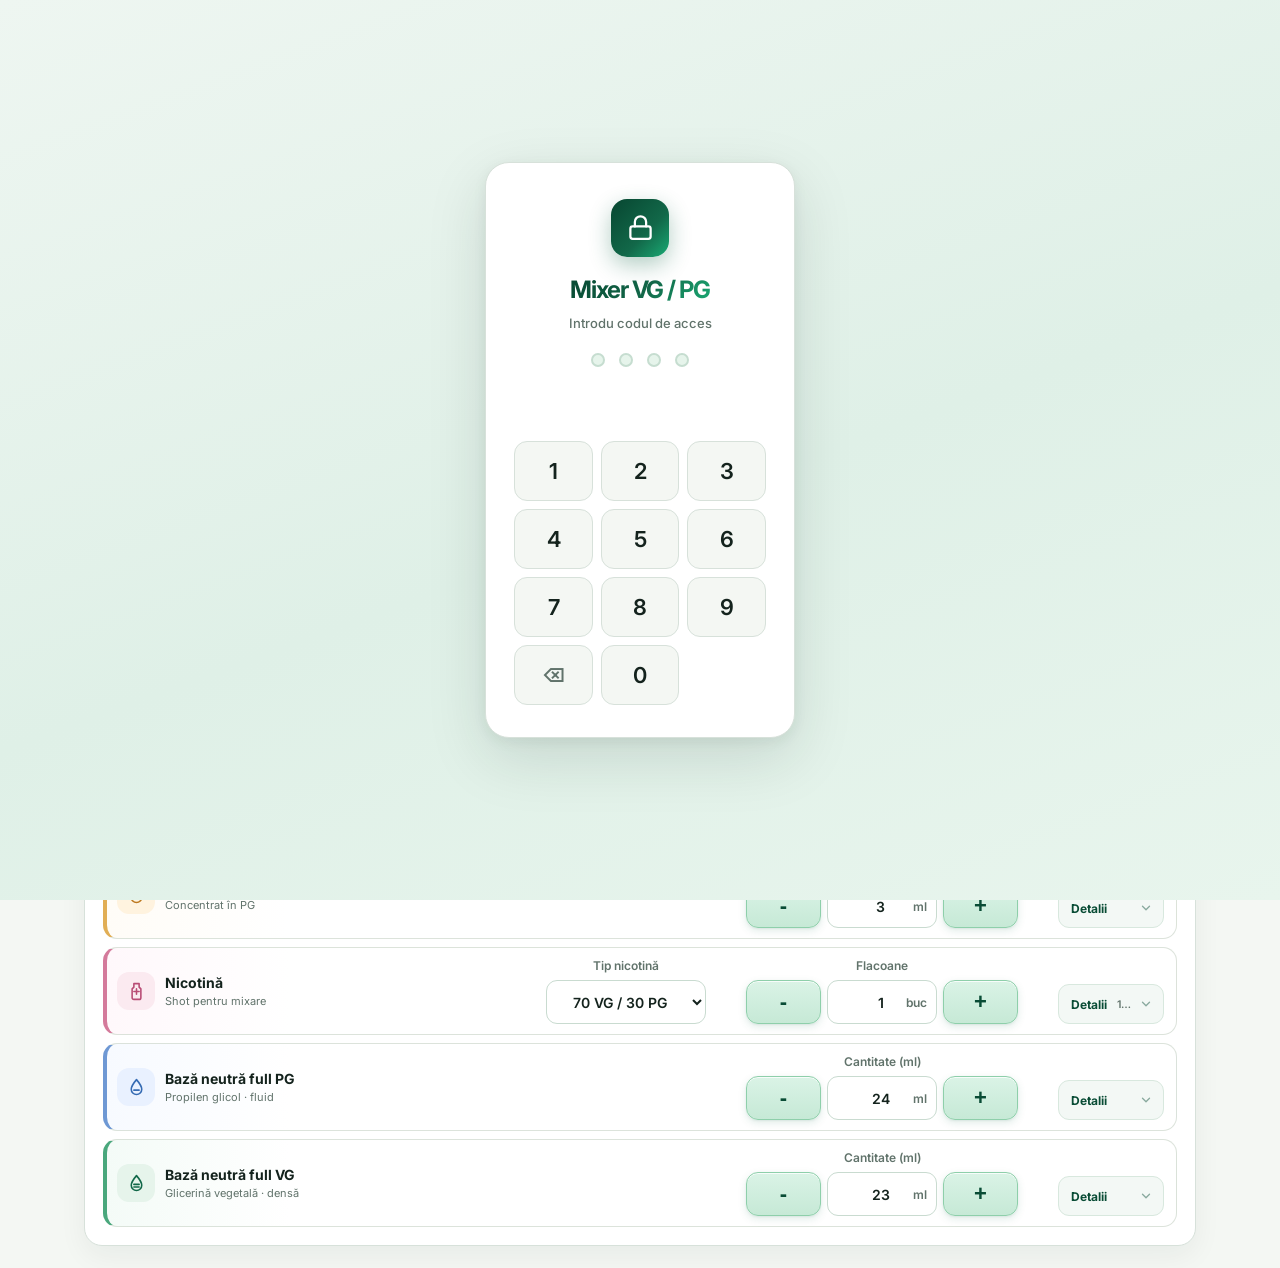
<file: index.html>
<!doctype html>
<html lang="ro">
  <head>
    <meta charset="UTF-8" />
    <meta name="viewport" content="width=device-width, initial-scale=1.0" />
    <link rel="preconnect" href="https://fonts.googleapis.com" />
    <link rel="preconnect" href="https://fonts.gstatic.com" crossorigin />
    <link
      href="https://fonts.googleapis.com/css2?family=Inter:wght@400;500;600;700&amp;display=swap"
      rel="stylesheet"
    />
    <link rel="stylesheet" href="assets/css/mixer.css" />
    <link rel="stylesheet" href="assets/css/pin.css" />
    <link rel="manifest" href="assets/manifest.json" />
    <meta name="theme-color" content="#126849" />
    <meta name="mobile-web-app-capable" content="yes" />
    <meta name="apple-mobile-web-app-capable" content="yes" />
    <meta name="apple-mobile-web-app-status-bar-style" content="default" />
    <meta name="apple-mobile-web-app-title" content="VG Mixer" />
    <link rel="apple-touch-icon" href="assets/img/icon-192.png" />
    <title>Mixer VG / PG</title>
  </head>
  <body>
    <div id="pin-overlay">
      <div id="pin-card">
        <div id="pin-icon">
          <svg viewBox="0 0 24 24" aria-hidden="true">
            <rect x="3" y="11" width="18" height="11" rx="2" ry="2" />
            <path d="M7 11V7a5 5 0 0 1 10 0v4" />
          </svg>
        </div>
        <h2>Mixer VG / PG</h2>
        <p>Introdu codul de acces</p>
        <div
          id="pin-dots"
          aria-label="Cod introdus: 0 din 4 cifre"
          role="status"
        >
          <div class="pin-dot" id="d0"></div>
          <div class="pin-dot" id="d1"></div>
          <div class="pin-dot" id="d2"></div>
          <div class="pin-dot" id="d3"></div>
        </div>
        <div id="pin-error" role="alert"></div>
        <div id="pin-pad">
          <button type="button" class="pin-key" data-v="1">1</button>
          <button type="button" class="pin-key" data-v="2">2</button>
          <button type="button" class="pin-key" data-v="3">3</button>
          <button type="button" class="pin-key" data-v="4">4</button>
          <button type="button" class="pin-key" data-v="5">5</button>
          <button type="button" class="pin-key" data-v="6">6</button>
          <button type="button" class="pin-key" data-v="7">7</button>
          <button type="button" class="pin-key" data-v="8">8</button>
          <button type="button" class="pin-key" data-v="9">9</button>
          <button
            type="button"
            class="pin-key key-del"
            data-v="del"
            aria-label="Șterge ultima cifră"
          >
            ⌫
          </button>
          <button type="button" class="pin-key" data-v="0">0</button>
          <span class="pin-spacer" aria-hidden="true"></span>
        </div>
      </div>
    </div>
    <script src="assets/js/pin.js"></script>
    <main class="page">
      <header class="hero">
        <div class="hero-copy">
          <h1>Calcolatore <span class="h1-accent">VG / PG</span></h1>
          <p class="intro">
            Strumento per miscelare liquidi per sigarette elettroniche in modo
            semplice e preciso.
          </p>
        </div>
      </header>

      <div class="live-bar">
        <div class="live-status" aria-label="Stato calcolo ricetta">
          <span class="live-dot" aria-hidden="true"></span>
          <div>
            <strong>Ricetta in tempo reale</strong>
            <small
              >VG, PG, nicotina e costo si aggiornano mentre modifichi i
              valori</small
            >
          </div>
        </div>
        <div class="live-bar-utils">
          <label class="language-control">
            <span>Lingua</span>
            <select id="language-select" class="center-select">
              <option value="ro" selected>RO</option>
              <option value="it">IT</option>
              <option value="en">EN</option>
            </select>
          </label>
          <button
            type="button"
            class="dark-toggle"
            id="dark-mode-toggle"
            aria-label="Modalità scura"
            aria-pressed="false"
          >
            <svg class="icon-moon" viewBox="0 0 24 24" aria-hidden="true">
              <path d="M21 12.79A9 9 0 1 1 11.21 3 7 7 0 0 0 21 12.79z" />
            </svg>
            <svg class="icon-sun" viewBox="0 0 24 24" aria-hidden="true">
              <circle cx="12" cy="12" r="5" />
              <line x1="12" y1="1" x2="12" y2="3" />
              <line x1="12" y1="21" x2="12" y2="23" />
              <line x1="4.22" y1="4.22" x2="5.64" y2="5.64" />
              <line x1="18.36" y1="18.36" x2="19.78" y2="19.78" />
              <line x1="1" y1="12" x2="3" y2="12" />
              <line x1="21" y1="12" x2="23" y2="12" />
              <line x1="4.22" y1="19.78" x2="5.64" y2="18.36" />
              <line x1="18.36" y1="5.64" x2="19.78" y2="4.22" />
            </svg>
          </button>
        </div>
        <div class="saved-menu">
          <button
            type="button"
            class="saved-menu-toggle"
            id="saved-recipes-toggle"
            aria-expanded="false"
            aria-controls="saved-recipes-panel"
          >
            Ricette salvate
          </button>
          <button
            type="button"
            class="price-backdrop"
            id="saved-recipes-backdrop"
            aria-label="Chiudi ricette salvate"
            hidden
          ></button>
          <div
            class="saved-panel"
            id="saved-recipes-panel"
            aria-label="Ricette salvate"
            hidden
          >
            <div class="saved-panel-header">
              <div>
                <span class="saved-panel-kicker">Archivio rapido</span>
                <strong id="saved-recipes-title">Ricette salvate</strong>
              </div>
              <span class="saved-count" id="saved-recipes-count">0 salvate</span>
            </div>
            <div id="saved-recipes-list" class="saved-recipes-list"></div>
            <div class="saved-actions">
              <button
                type="button"
                class="copy-recipe-btn"
                id="copy-recipe-panel-btn"
              >
                Copia ricetta
              </button>
              <button type="button" class="price-save" id="save-current-recipe">
                Salva ricetta
              </button>
            </div>
          </div>
        </div>
        <div class="price-menu">
          <button
            type="button"
            class="price-menu-toggle"
            id="component-prices-toggle"
            aria-expanded="false"
            aria-controls="component-prices-panel"
          >
            <svg class="btn-icon" viewBox="0 0 24 24" aria-hidden="true">
              <path
                d="M20.59 13.41l-7.17 7.17a2 2 0 0 1-2.83 0L2 12V2h10l8.59 8.59a2 2 0 0 1 0 2.82z"
              />
              <circle cx="7" cy="7" r="1.2" fill="currentColor" stroke="none" />
            </svg>
            Costi componenti
          </button>
          <button
            type="button"
            class="price-backdrop"
            id="component-prices-backdrop"
            aria-label="Chiudi costi componenti"
            hidden
          ></button>
          <div
            class="price-panel"
            id="component-prices-panel"
            aria-label="Prezzi componenti"
            hidden
          >
            <div class="price-panel-header">
              <span class="price-panel-title">
                <svg viewBox="0 0 24 24" aria-hidden="true">
                  <path
                    d="M20.59 13.41l-7.17 7.17a2 2 0 0 1-2.83 0L2 12V2h10l8.59 8.59a2 2 0 0 1 0 2.82z"
                  />
                  <circle
                    cx="7"
                    cy="7"
                    r="1.2"
                    fill="currentColor"
                    stroke="none"
                  />
                </svg>
                Prezzi componenti
              </span>
              <div class="price-panel-header-end">
                <label class="price-currency-inline">
                  <span class="price-currency-label">Valuta</span>
                  <select id="price-currency" class="center-select">
                    <option value="RON" selected>RON</option>
                    <option value="EUR">EUR</option>
                  </select>
                </label>
                <button
                  type="button"
                  class="price-panel-close"
                  id="component-prices-close"
                  aria-label="Chiudi"
                >
                  <svg viewBox="0 0 24 24" aria-hidden="true">
                    <line x1="18" y1="6" x2="6" y2="18" />
                    <line x1="6" y1="6" x2="18" y2="18" />
                  </svg>
                </button>
              </div>
            </div>

            <div class="price-list">
              <div class="price-row aroma" data-price-id="aroma">
                <div class="price-select">
                  <span class="component-icon">
                    <svg viewBox="0 0 24 24" aria-hidden="true">
                      <path d="M12 3s6 7 6 11a6 6 0 0 1-12 0c0-4 6-11 6-11Z" />
                    </svg>
                  </span>
                  <span>
                    <strong>Aroma</strong>
                    <small>Concentrato in PG</small>
                  </span>
                </div>
                <span class="price-empty" aria-hidden="true"></span>
                <label class="price-field price-field-volume">
                  Flacone
                  <span class="input-with-unit">
                    <input
                      class="price-bottle-volume center-value"
                      type="text"
                      inputmode="decimal"
                      value="10"
                      min="0"
                      step="0.1"
                      required
                    />
                    <b>ml</b>
                  </span>
                </label>
                <label class="price-field price-field-total">
                  Prezzo
                  <span class="input-with-unit">
                    <input
                      class="price-bottle-total center-value"
                      type="text"
                      inputmode="decimal"
                      value=""
                      min="0"
                      step="0.01"
                      required
                    />
                    <b class="price-currency-unit">RON</b>
                  </span>
                </label>
              </div>

              <div class="price-row nicotine" data-price-id="nicotine">
                <div class="price-select">
                  <span class="component-icon">
                    <svg viewBox="0 0 24 24" aria-hidden="true">
                      <path
                        d="M9 3h6v4l2 2v10a2 2 0 0 1-2 2H9a2 2 0 0 1-2-2V9l2-2V3Z"
                      />
                      <path d="M9 12h6M12 9v6" />
                    </svg>
                  </span>
                  <span>
                    <strong>Nicotina</strong>
                    <small>Shot da miscelare</small>
                  </span>
                </div>
                <label class="price-field price-field-strength">
                  Concentrazione
                  <span class="input-with-unit">
                    <input
                      class="price-nicotine-strength center-value"
                      type="text"
                      inputmode="decimal"
                      value="20"
                      min="0"
                      step="0.1"
                      required
                    />
                    <b>mg/ml</b>
                  </span>
                </label>
                <label class="price-field price-field-volume">
                  Flacone
                  <span class="input-with-unit">
                    <input
                      class="price-bottle-volume center-value"
                      type="text"
                      inputmode="decimal"
                      value="10"
                      min="0"
                      step="0.1"
                      required
                    />
                    <b>ml</b>
                  </span>
                </label>
                <label class="price-field price-field-total">
                  Prezzo
                  <span class="input-with-unit">
                    <input
                      class="price-bottle-total center-value"
                      type="text"
                      inputmode="decimal"
                      value=""
                      min="0"
                      step="0.01"
                      required
                    />
                    <b class="price-currency-unit">RON</b>
                  </span>
                </label>
              </div>

              <div class="price-row pg" data-price-id="basePg">
                <div class="price-select">
                  <span class="component-icon">
                    <svg viewBox="0 0 24 24" aria-hidden="true">
                      <path d="M12 3s6 7 6 11a6 6 0 0 1-12 0c0-4 6-11 6-11Z" />
                      <path d="M9 15h6" />
                    </svg>
                  </span>
                  <span>
                    <strong>Base neutra full PG</strong>
                    <small>Propilene Glicole</small>
                  </span>
                </div>
                <span class="price-empty" aria-hidden="true"></span>
                <label class="price-field price-field-volume">
                  Flacone
                  <span class="input-with-unit">
                    <input
                      class="price-bottle-volume center-value"
                      type="text"
                      inputmode="decimal"
                      value="100"
                      min="0"
                      step="0.1"
                      required
                    />
                    <b>ml</b>
                  </span>
                </label>
                <label class="price-field price-field-total">
                  Prezzo
                  <span class="input-with-unit">
                    <input
                      class="price-bottle-total center-value"
                      type="text"
                      inputmode="decimal"
                      value=""
                      min="0"
                      step="0.01"
                      required
                    />
                    <b class="price-currency-unit">RON</b>
                  </span>
                </label>
              </div>

              <div class="price-row vg" data-price-id="baseVg">
                <div class="price-select">
                  <span class="component-icon">
                    <svg viewBox="0 0 24 24" aria-hidden="true">
                      <path d="M12 3s6 7 6 11a6 6 0 0 1-12 0c0-4 6-11 6-11Z" />
                      <path d="M9 13h6M9 16h6" />
                    </svg>
                  </span>
                  <span>
                    <strong>Base neutra full VG</strong>
                    <small>Glicerina Vegetale</small>
                  </span>
                </div>
                <span class="price-empty" aria-hidden="true"></span>
                <label class="price-field price-field-volume">
                  Flacone
                  <span class="input-with-unit">
                    <input
                      class="price-bottle-volume center-value"
                      type="text"
                      inputmode="decimal"
                      value="100"
                      min="0"
                      step="0.1"
                      required
                    />
                    <b>ml</b>
                  </span>
                </label>
                <label class="price-field price-field-total">
                  Prezzo
                  <span class="input-with-unit">
                    <input
                      class="price-bottle-total center-value"
                      type="text"
                      inputmode="decimal"
                      value=""
                      min="0"
                      step="0.01"
                      required
                    />
                    <b class="price-currency-unit">RON</b>
                  </span>
                </label>
              </div>
            </div>
            <div class="price-actions">
              <button
                type="button"
                class="price-save"
                id="component-prices-save"
              >
                Salva
              </button>
            </div>
          </div>
        </div>
      </div>

      <form id="mixer-form" class="workspace" novalidate>
        <div class="combined-top panel">
          <section class="combined-left" aria-label="Impostazioni ricetta">
            <div class="panel-title">
              <div>
                <p class="step">01</p>
                <h2>
                  <svg
                    class="heading-icon"
                    viewBox="0 0 24 24"
                    aria-hidden="true"
                  >
                    <circle cx="12" cy="12" r="10" />
                    <circle cx="12" cy="12" r="6" />
                    <circle cx="12" cy="12" r="2" />
                  </svg>
                  Imposta l'obiettivo
                </h2>
              </div>
            </div>
            <div class="target-layout">
              <div class="bottle-card">
                <span class="bottle-media" aria-hidden="true">
                  <svg id="bottle-svg" viewBox="0 0 78 210" fill="none">
                    <defs>
                      <linearGradient
                        id="btl-gb"
                        gradientUnits="userSpaceOnUse"
                        x1="11"
                        y1="0"
                        x2="63"
                        y2="0"
                      >
                        <stop offset="0%" stop-color="#c6dcc8" />
                        <stop offset="14%" stop-color="#f0f8f2" />
                        <stop offset="62%" stop-color="#e6f3e8" />
                        <stop offset="100%" stop-color="#c0d8c2" />
                      </linearGradient>
                      <linearGradient
                        id="btl-gc"
                        gradientUnits="userSpaceOnUse"
                        x1="18"
                        y1="0"
                        x2="56"
                        y2="0"
                      >
                        <stop offset="0%" stop-color="#a4bcaa" />
                        <stop offset="40%" stop-color="#c2d8c6" />
                        <stop offset="100%" stop-color="#8aa492" />
                      </linearGradient>
                      <linearGradient id="btl-gs" x1="0" y1="0" x2="1" y2="0">
                        <stop
                          offset="0%"
                          stop-color="white"
                          stop-opacity="0.04"
                        />
                        <stop
                          offset="35%"
                          stop-color="white"
                          stop-opacity="0.52"
                        />
                        <stop
                          offset="100%"
                          stop-color="white"
                          stop-opacity="0"
                        />
                      </linearGradient>
                      <clipPath id="btl-clip">
                        <rect x="11" y="38" width="52" height="164" rx="15" />
                      </clipPath>
                    </defs>
                    <!-- Liquid segments (bottom→top: baseVg, basePg, nicotine, aroma) -->
                    <rect
                      id="btl-liq-baseVg"
                      class="btl-liq"
                      x="11"
                      y="202"
                      width="52"
                      height="0"
                      fill="#22c97c"
                      fill-opacity="0.68"
                      clip-path="url(#btl-clip)"
                    />
                    <rect
                      id="btl-liq-basePg"
                      class="btl-liq"
                      x="11"
                      y="202"
                      width="52"
                      height="0"
                      fill="#42aaee"
                      fill-opacity="0.68"
                      clip-path="url(#btl-clip)"
                    />
                    <rect
                      id="btl-liq-nicotine"
                      class="btl-liq"
                      x="11"
                      y="202"
                      width="52"
                      height="0"
                      fill="#e040b8"
                      fill-opacity="0.72"
                      clip-path="url(#btl-clip)"
                    />
                    <rect
                      id="btl-liq-aroma"
                      class="btl-liq"
                      x="11"
                      y="202"
                      width="52"
                      height="0"
                      fill="#f5c020"
                      fill-opacity="0.75"
                      clip-path="url(#btl-clip)"
                    />
                    <path
                      id="btl-wave-baseVg"
                      class="btl-wave"
                      d=""
                      stroke="#22c97c"
                      clip-path="url(#btl-clip)"
                    />
                    <path
                      id="btl-wave-basePg"
                      class="btl-wave"
                      d=""
                      stroke="#42aaee"
                      clip-path="url(#btl-clip)"
                    />
                    <path
                      id="btl-wave-nicotine"
                      class="btl-wave"
                      d=""
                      stroke="#e040b8"
                      clip-path="url(#btl-clip)"
                    />
                    <path
                      id="btl-wave-aroma"
                      class="btl-wave"
                      d=""
                      stroke="#f5c020"
                      clip-path="url(#btl-clip)"
                    />
                    <!-- Body (glass effect) -->
                    <rect
                      class="btl-body"
                      x="11"
                      y="38"
                      width="52"
                      height="164"
                      rx="15"
                      fill="url(#btl-gb)"
                      fill-opacity="0.38"
                      stroke="#accab0"
                      stroke-width="1.5"
                    />
                    <!-- Neck -->
                    <rect
                      class="btl-neck"
                      x="24"
                      y="19"
                      width="26"
                      height="23"
                      rx="5"
                      fill="url(#btl-gb)"
                      fill-opacity="0.38"
                    />
                    <path
                      class="btl-neck-outline"
                      d="M24 41 L24 23 Q24 19 29 19 L45 19 Q50 19 50 23 L50 41"
                      stroke="#accab0"
                      stroke-width="1.5"
                      fill="none"
                      stroke-linecap="round"
                    />
                    <!-- Cap -->
                    <rect
                      class="btl-cap"
                      x="18"
                      y="5"
                      width="38"
                      height="17"
                      rx="6"
                      fill="url(#btl-gc)"
                      stroke="#96ac9e"
                      stroke-width="1.5"
                    />
                    <path
                      d="M21 8.5 H53"
                      stroke="white"
                      stroke-opacity="0.22"
                      stroke-width="1"
                      stroke-linecap="round"
                    />
                    <path
                      d="M21 14.2 H53"
                      stroke="#577463"
                      stroke-opacity="0.2"
                      stroke-width="1"
                      stroke-linecap="round"
                    />
                    <ellipse
                      cx="31"
                      cy="10"
                      rx="9"
                      ry="3.5"
                      fill="white"
                      fill-opacity="0.24"
                    />
                    <!-- Graduation marks 100ml — 10ml→y=192, 100ml→y=48, step 16px/10ml -->
                    <text
                      class="btl-unit"
                      x="37.5"
                      y="42.5"
                      font-family="system-ui,-apple-system,sans-serif"
                      font-size="6"
                      font-weight="700"
                      text-anchor="end"
                    >
                      ml
                    </text>
                    <line
                      x1="40"
                      y1="48"
                      x2="57"
                      y2="48"
                      stroke="#82a484"
                      stroke-width="1.3"
                      stroke-linecap="round"
                    />
                    <text
                      x="38"
                      y="51.5"
                      font-family="system-ui,-apple-system,sans-serif"
                      font-size="7.5"
                      font-weight="600"
                      fill="#618262"
                      text-anchor="end"
                    >
                      100
                    </text>
                    <line
                      x1="47"
                      y1="56"
                      x2="57"
                      y2="56"
                      stroke="#96b898"
                      stroke-width="1"
                      stroke-linecap="round"
                    />
                    <line
                      x1="40"
                      y1="64"
                      x2="57"
                      y2="64"
                      stroke="#82a484"
                      stroke-width="1.3"
                      stroke-linecap="round"
                    />
                    <text
                      x="38"
                      y="67.5"
                      font-family="system-ui,-apple-system,sans-serif"
                      font-size="7.5"
                      font-weight="600"
                      fill="#618262"
                      text-anchor="end"
                    >
                      90
                    </text>
                    <line
                      x1="47"
                      y1="72"
                      x2="57"
                      y2="72"
                      stroke="#96b898"
                      stroke-width="1"
                      stroke-linecap="round"
                    />
                    <line
                      x1="40"
                      y1="80"
                      x2="57"
                      y2="80"
                      stroke="#82a484"
                      stroke-width="1.3"
                      stroke-linecap="round"
                    />
                    <text
                      x="38"
                      y="83.5"
                      font-family="system-ui,-apple-system,sans-serif"
                      font-size="7.5"
                      font-weight="600"
                      fill="#618262"
                      text-anchor="end"
                    >
                      80
                    </text>
                    <line
                      x1="47"
                      y1="88"
                      x2="57"
                      y2="88"
                      stroke="#96b898"
                      stroke-width="1"
                      stroke-linecap="round"
                    />
                    <line
                      x1="40"
                      y1="96"
                      x2="57"
                      y2="96"
                      stroke="#82a484"
                      stroke-width="1.3"
                      stroke-linecap="round"
                    />
                    <text
                      x="38"
                      y="99.5"
                      font-family="system-ui,-apple-system,sans-serif"
                      font-size="7.5"
                      font-weight="600"
                      fill="#618262"
                      text-anchor="end"
                    >
                      70
                    </text>
                    <line
                      x1="47"
                      y1="104"
                      x2="57"
                      y2="104"
                      stroke="#96b898"
                      stroke-width="1"
                      stroke-linecap="round"
                    />
                    <line
                      x1="40"
                      y1="112"
                      x2="57"
                      y2="112"
                      stroke="#82a484"
                      stroke-width="1.3"
                      stroke-linecap="round"
                    />
                    <text
                      x="38"
                      y="115.5"
                      font-family="system-ui,-apple-system,sans-serif"
                      font-size="7.5"
                      font-weight="600"
                      fill="#618262"
                      text-anchor="end"
                    >
                      60
                    </text>
                    <line
                      x1="47"
                      y1="120"
                      x2="57"
                      y2="120"
                      stroke="#96b898"
                      stroke-width="1"
                      stroke-linecap="round"
                    />
                    <line
                      x1="40"
                      y1="128"
                      x2="57"
                      y2="128"
                      stroke="#82a484"
                      stroke-width="1.3"
                      stroke-linecap="round"
                    />
                    <text
                      x="38"
                      y="131.5"
                      font-family="system-ui,-apple-system,sans-serif"
                      font-size="7.5"
                      font-weight="600"
                      fill="#618262"
                      text-anchor="end"
                    >
                      50
                    </text>
                    <line
                      x1="47"
                      y1="136"
                      x2="57"
                      y2="136"
                      stroke="#96b898"
                      stroke-width="1"
                      stroke-linecap="round"
                    />
                    <line
                      x1="40"
                      y1="144"
                      x2="57"
                      y2="144"
                      stroke="#82a484"
                      stroke-width="1.3"
                      stroke-linecap="round"
                    />
                    <text
                      x="38"
                      y="147.5"
                      font-family="system-ui,-apple-system,sans-serif"
                      font-size="7.5"
                      font-weight="600"
                      fill="#618262"
                      text-anchor="end"
                    >
                      40
                    </text>
                    <line
                      x1="47"
                      y1="152"
                      x2="57"
                      y2="152"
                      stroke="#96b898"
                      stroke-width="1"
                      stroke-linecap="round"
                    />
                    <line
                      x1="40"
                      y1="160"
                      x2="57"
                      y2="160"
                      stroke="#82a484"
                      stroke-width="1.3"
                      stroke-linecap="round"
                    />
                    <text
                      x="38"
                      y="163.5"
                      font-family="system-ui,-apple-system,sans-serif"
                      font-size="7.5"
                      font-weight="600"
                      fill="#618262"
                      text-anchor="end"
                    >
                      30
                    </text>
                    <line
                      x1="47"
                      y1="168"
                      x2="57"
                      y2="168"
                      stroke="#96b898"
                      stroke-width="1"
                      stroke-linecap="round"
                    />
                    <line
                      x1="40"
                      y1="176"
                      x2="57"
                      y2="176"
                      stroke="#82a484"
                      stroke-width="1.3"
                      stroke-linecap="round"
                    />
                    <text
                      x="38"
                      y="179.5"
                      font-family="system-ui,-apple-system,sans-serif"
                      font-size="7.5"
                      font-weight="600"
                      fill="#618262"
                      text-anchor="end"
                    >
                      20
                    </text>
                    <line
                      x1="47"
                      y1="184"
                      x2="57"
                      y2="184"
                      stroke="#96b898"
                      stroke-width="1"
                      stroke-linecap="round"
                    />
                    <line
                      x1="40"
                      y1="192"
                      x2="57"
                      y2="192"
                      stroke="#82a484"
                      stroke-width="1.3"
                      stroke-linecap="round"
                    />
                    <text
                      x="38"
                      y="195.5"
                      font-family="system-ui,-apple-system,sans-serif"
                      font-size="7.5"
                      font-weight="600"
                      fill="#618262"
                      text-anchor="end"
                    >
                      10
                    </text>
                    <!-- Shine strip -->
                    <rect
                      x="14"
                      y="42"
                      width="10"
                      height="153"
                      rx="5"
                      fill="url(#btl-gs)"
                      opacity="0.85"
                      clip-path="url(#btl-clip)"
                    />
                  </svg>
                </span>
                <div class="bottle-controls">
                  <span class="bottle-label">Totale flacone</span>
                  <span class="bottle-helper">Volume finale</span>
                  <span class="stepper bottle-stepper">
                    <button
                      type="button"
                      class="adjust"
                      data-target="final-volume"
                      data-delta="-10"
                      aria-label="Diminuisci volume finale"
                    >
                      -
                    </button>
                    <span class="input-with-unit bottle-input">
                      <input
                        id="final-volume"
                        class="center-value"
                        type="text"
                        inputmode="numeric"
                        pattern="[0-9]*"
                        value="60"
                        min="1"
                        step="10"
                      />
                      <b>ml</b>
                    </span>
                    <button
                      type="button"
                      class="adjust"
                      data-target="final-volume"
                      data-delta="10"
                      aria-label="Aumenta volume finale"
                    >
                      +
                    </button>
                  </span>
                  <div class="bottle-ratio-wrap">
                    <label class="target-ratio-label">
                      Rapporto obiettivo
                      <select id="target-preset" class="center-select">
                        <option value="50" selected>50 VG / 50 PG</option>
                        <option value="70">70 VG / 30 PG</option>
                        <option value="custom">Personalizzato</option>
                      </select>
                    </label>
                    <div id="custom-target" class="custom-target" hidden>
                      <label>
                        VG personalizzato (%)
                        <span class="stepper">
                          <button
                            type="button"
                            class="adjust"
                            data-target="target-vg"
                            data-delta="-1"
                            aria-label="Diminuisci VG"
                          >
                            -
                          </button>
                          <input
                            id="target-vg"
                            class="center-value"
                            type="text"
                            inputmode="decimal"
                            value="50"
                            min="0"
                            max="100"
                            step="0.1"
                          />
                          <button
                            type="button"
                            class="adjust"
                            data-target="target-vg"
                            data-delta="1"
                            aria-label="Aumenta VG"
                          >
                            +
                          </button>
                        </span>
                      </label>
                      <div class="read-only-value">
                        <span>PG calcolato</span>
                        <strong id="target-pg">50%</strong>
                      </div>
                    </div>
                  </div>
                </div>
              </div>
            </div>
          </section>
          <section id="result" class="combined-right result" aria-live="polite">
            <p class="step">03</p>
            <h2>
              <svg class="heading-icon" viewBox="0 0 24 24" aria-hidden="true">
                <path d="M12 2c-5 6-7 10-7 13a7 7 0 0 0 14 0c0-3-2-7-7-13z" />
              </svg>
              Risultato finale
            </h2>
            <div class="ratio-result">
              <div id="result-vg-box">
                <span class="component-icon">
                  <svg viewBox="0 0 24 24" aria-hidden="true">
                    <path d="M12 3s6 7 6 11a6 6 0 0 1-12 0c0-4 6-11 6-11Z" />
                    <path d="M9 13h6M9 16h6" />
                  </svg>
                </span>
                <span>VG finale</span>
                <strong id="result-vg">50%</strong>
              </div>
              <div id="result-pg-box">
                <span class="component-icon">
                  <svg viewBox="0 0 24 24" aria-hidden="true">
                    <path d="M12 3s6 7 6 11a6 6 0 0 1-12 0c0-4 6-11 6-11Z" />
                    <path d="M9 15h6" />
                  </svg>
                </span>
                <span>PG finale</span>
                <strong id="result-pg">50%</strong>
              </div>
            </div>
            <div class="result-details">
              <div>
                <span>Nicotina finale</span>
                <strong id="result-nicotine">3,33 mg/ml</strong>
              </div>
              <div>
                <span>Aroma finale</span>
                <strong id="result-aroma">5%</strong>
              </div>
              <div>
                <span>Costo totale</span>
                <strong id="result-cost">Completa prezzi</strong>
              </div>
              <div>
                <span>Scostamento target</span>
                <strong id="result-delta">Preciso</strong>
              </div>
            </div>
            <p id="result-note" class="result-note">
              La composizione corrisponde al rapporto impostato.
            </p>
            <div class="result-actions">
              <button
                type="button"
                class="copy-recipe-btn"
                id="copy-recipe-btn"
              >
                Copia ricetta
              </button>
            </div>
          </section>
        </div>

        <section class="panel ingredients" aria-label="Componenti">
          <div class="panel-title">
            <div>
              <p class="step">02</p>
              <h2>
                <svg
                  class="heading-icon"
                  viewBox="0 0 24 24"
                  aria-hidden="true"
                >
                  <path d="m2 22 1-1h3l9-9" />
                  <path d="M3 21v-3l9-9" />
                  <path
                    d="m15 6 3.4-3.4a2.1 2.1 0 1 1 3 3L18 9l.4.4a2.1 2.1 0 1 1-3 3l-3.8-3.8a2.1 2.1 0 1 1 3-3l.4.4Z"
                  />
                </svg>
                Regola i componenti
              </h2>
            </div>
          </div>

          <div class="component-row aroma" data-id="aroma">
            <div class="component-name">
              <span class="component-icon">
                <svg viewBox="0 0 24 24" aria-hidden="true">
                  <path d="M12 3s6 7 6 11a6 6 0 0 1-12 0c0-4 6-11 6-11Z" />
                </svg>
              </span>
              <div>
                <strong>Aroma</strong>
                <small>Concentrato in PG</small>
              </div>
            </div>
            <label class="field compact">
              <span>Quantita (ml)</span>
              <span class="stepper">
                <button
                  type="button"
                  class="adjust"
                  data-target="aroma-amount"
                  data-delta="-0.1"
                  aria-label="Diminuisci aroma"
                >
                  -
                </button>
                <span class="input-with-unit">
                  <input
                    id="aroma-amount"
                    class="amount center-value"
                    type="text"
                    inputmode="decimal"
                    value="3"
                    min="0"
                    step="0.1"
                  />
                  <b>ml</b>
                </span>
                <button
                  type="button"
                  class="adjust"
                  data-target="aroma-amount"
                  data-delta="0.1"
                  aria-label="Aumenta aroma"
                >
                  +
                </button>
              </span>
            </label>
            <details class="component-details">
              <summary>
                <span class="details-label">Dettagli</span>
                <svg
                  class="details-chevron"
                  viewBox="0 0 24 24"
                  aria-hidden="true"
                >
                  <polyline points="6 9 12 15 18 9" />
                </svg>
              </summary>
              <div class="detail-grid">
                <div class="display-field">
                  <span>Base</span>
                  <strong>PG puro</strong>
                </div>
                <div class="display-field">
                  <span>Rapporto</span>
                  <output class="ratio">0% VG / 100% PG</output>
                </div>
              </div>
            </details>
          </div>

          <div class="component-row nicotine" data-id="nicotine">
            <div class="component-name">
              <span class="component-icon">
                <svg viewBox="0 0 24 24" aria-hidden="true">
                  <path
                    d="M9 3h6v4l2 2v10a2 2 0 0 1-2 2H9a2 2 0 0 1-2-2V9l2-2V3Z"
                  />
                  <path d="M9 12h6M12 9v6" />
                </svg>
              </span>
              <div>
                <strong>Nicotina</strong>
                <small>Shot da miscelare</small>
              </div>
              <label class="nicotine-type">
                Tipo nicotina
                <select id="nicotine-ratio" class="center-select">
                  <option value="70vg" selected>70 VG / 30 PG</option>
                  <option value="50vg">50 VG / 50 PG</option>
                </select>
              </label>
            </div>
            <label class="field compact">
              <span>Boccette</span>
              <span class="stepper">
                <button
                  type="button"
                  class="adjust"
                  data-target="nicotine-bottles"
                  data-delta="-0.5"
                  aria-label="Diminuisci mezza boccetta di nicotina"
                >
                  -
                </button>
                <span class="input-with-unit">
                  <input
                    id="nicotine-bottles"
                    class="center-value"
                    type="text"
                    inputmode="decimal"
                    value="1"
                    min="0"
                    step="0.5"
                  />
                  <b>pz</b>
                </span>
                <button
                  type="button"
                  class="adjust"
                  data-target="nicotine-bottles"
                  data-delta="0.5"
                  aria-label="Aumenta mezza boccetta di nicotina"
                >
                  +
                </button>
              </span>
            </label>
            <details class="component-details">
              <summary>
                <span class="details-label">Dettagli</span>
                <span class="details-preview" id="nicotine-summary-preview"
                  >10 ml · 20 mg/ml · 70% VG</span
                >
                <svg
                  class="details-chevron"
                  viewBox="0 0 24 24"
                  aria-hidden="true"
                >
                  <polyline points="6 9 12 15 18 9" />
                </svg>
              </summary>
              <div class="detail-grid">
                <div class="detail-info-row">
                  <div class="display-field">
                    <span>Shot</span>
                    <strong id="nicotine-shot-details">10 ml · 20 mg/ml</strong>
                  </div>
                  <div class="display-field">
                    <span>Tipo base</span>
                    <output class="ratio" id="nicotine-composition"
                      >70% VG / 30% PG</output
                    >
                  </div>
                </div>
              </div>
            </details>
          </div>

          <div class="component-row pg" data-id="basePg">
            <div class="component-name">
              <span class="component-icon">
                <svg viewBox="0 0 24 24" aria-hidden="true">
                  <path d="M12 3s6 7 6 11a6 6 0 0 1-12 0c0-4 6-11 6-11Z" />
                  <path d="M9 15h6" />
                </svg>
              </span>
              <div>
                <strong>Base neutra full PG</strong>
                <small>Propilene Glicole · fluido</small>
              </div>
            </div>
            <label class="field compact">
              <span>Quantita (ml)</span>
              <span class="stepper">
                <button
                  type="button"
                  class="adjust"
                  data-target="base-pg-amount"
                  data-delta="-0.1"
                  aria-label="Diminuisci base PG"
                >
                  -
                </button>
                <span class="input-with-unit">
                  <input
                    id="base-pg-amount"
                    class="amount center-value"
                    type="text"
                    inputmode="decimal"
                    value="24"
                    min="0"
                    step="0.1"
                  />
                  <b>ml</b>
                </span>
                <button
                  type="button"
                  class="adjust"
                  data-target="base-pg-amount"
                  data-delta="0.1"
                  aria-label="Aumenta base PG"
                >
                  +
                </button>
              </span>
            </label>
            <details class="component-details">
              <summary>
                <span class="details-label">Dettagli</span>
                <svg
                  class="details-chevron"
                  viewBox="0 0 24 24"
                  aria-hidden="true"
                >
                  <polyline points="6 9 12 15 18 9" />
                </svg>
              </summary>
              <div class="detail-grid">
                <div class="display-field">
                  <span>Base</span>
                  <strong>PG puro</strong>
                </div>
                <div class="display-field">
                  <span>Rapporto</span>
                  <output class="ratio">0% VG / 100% PG</output>
                </div>
              </div>
            </details>
          </div>

          <div class="component-row vg" data-id="baseVg">
            <div class="component-name">
              <span class="component-icon">
                <svg viewBox="0 0 24 24" aria-hidden="true">
                  <path d="M12 3s6 7 6 11a6 6 0 0 1-12 0c0-4 6-11 6-11Z" />
                  <path d="M9 13h6M9 16h6" />
                </svg>
              </span>
              <div>
                <strong>Base neutra full VG</strong>
                <small>Glicerina Vegetale · densa</small>
              </div>
            </div>
            <label class="field compact">
              <span>Quantita (ml)</span>
              <span class="stepper">
                <button
                  type="button"
                  class="adjust"
                  data-target="base-vg-amount"
                  data-delta="-0.1"
                  aria-label="Diminuisci base VG"
                >
                  -
                </button>
                <span class="input-with-unit">
                  <input
                    id="base-vg-amount"
                    class="amount center-value"
                    type="text"
                    inputmode="decimal"
                    value="23"
                    min="0"
                    step="0.1"
                  />
                  <b>ml</b>
                </span>
                <button
                  type="button"
                  class="adjust"
                  data-target="base-vg-amount"
                  data-delta="0.1"
                  aria-label="Aumenta base VG"
                >
                  +
                </button>
              </span>
            </label>
            <details class="component-details">
              <summary>
                <span class="details-label">Dettagli</span>
                <svg
                  class="details-chevron"
                  viewBox="0 0 24 24"
                  aria-hidden="true"
                >
                  <polyline points="6 9 12 15 18 9" />
                </svg>
              </summary>
              <div class="detail-grid">
                <div class="display-field">
                  <span>Base</span>
                  <strong>VG puro</strong>
                </div>
                <div class="display-field">
                  <span>Rapporto</span>
                  <output class="ratio">100% VG / 0% PG</output>
                </div>
              </div>
            </details>
          </div>
        </section>
      </form>

      <div class="sticky-result" id="sticky-result" aria-live="polite">
        <div class="sticky-stats">
          <div class="sticky-stat sticky-stat--vg">
            <span class="sticky-stat-label">VG</span>
            <strong class="sticky-stat-value" id="sticky-vg">–</strong>
          </div>
          <div class="sticky-stat sticky-stat--pg">
            <span class="sticky-stat-label">PG</span>
            <strong class="sticky-stat-value" id="sticky-pg">–</strong>
          </div>
          <div class="sticky-stat sticky-stat--nic">
            <span class="sticky-stat-label">Nicotina</span>
            <strong class="sticky-stat-value" id="sticky-nicotine">–</strong>
          </div>
          <div class="sticky-stat sticky-stat--aroma">
            <span class="sticky-stat-label">Aroma</span>
            <strong class="sticky-stat-value" id="sticky-aroma">–</strong>
          </div>
          <div class="sticky-stat sticky-stat--cost">
            <span class="sticky-stat-label">Costo</span>
            <strong class="sticky-stat-value" id="sticky-cost">–</strong>
          </div>
          <span id="sticky-delta" class="sticky-delta sticky-ok">–</span>
        </div>
        <p id="sticky-note" class="sticky-note-text">–</p>
      </div>
    </main>
    <script src="assets/js/mixer.js"></script>
    <script>
      if ("serviceWorker" in navigator) {
        window.addEventListener("load", () => {
          navigator.serviceWorker
            .register("service-worker.js", { updateViaCache: "none" })
            .catch(() => {});
        });
      }
    </script>
  </body>
</html>
</file>
<file: assets/css/mixer.css>
:root {
  --bg: #f4f7f3;
  --panel: #fff;
  --ink: #14231d;
  --muted: #61736b;
  --border: #d7e1da;
  --green: #126849;
  --green-dark: #094c35;
  --green-soft: #e6f4eb;
  --blue-soft: #e9f1ff;
  --blue: #356bb3;
  --amber-soft: #fff3df;
  --amber: #bd7920;
  --pink-soft: #fbeaf0;
  --pink: #b84b74;
  --danger: #a33c37;
  --shadow: 0 10px 28px rgba(18, 42, 30, 0.055);
}

* {
  box-sizing: border-box;
}

html {
  overflow-x: hidden;
}

body {
  margin: 0;
  overflow-x: hidden;
  color: var(--ink);
  background: var(--bg);
  font-family: "Inter", Arial, sans-serif;
}

.page {
  max-width: 1160px;
  margin: 0 auto;
  padding: 28px 24px 22px;
}

.hero {
  background:
    linear-gradient(
      90deg,
      rgba(239, 255, 248, 0.9) 0%,
      rgba(229, 255, 247, 0.78) 44%,
      rgba(218, 248, 248, 0.76) 100%
    ),
    radial-gradient(
      ellipse at 50% 54%,
      rgba(255, 255, 255, 0.74),
      rgba(255, 255, 255, 0.08) 48%,
      rgba(255, 255, 255, 0) 72%
    ),
    url("../img/steam-hero.jpg");
  background-position: center 42%;
  background-size: cover;
  border: 1px solid rgba(107, 183, 151, 0.28);
  border-radius: 24px;
  box-shadow: 0 14px 34px rgba(9, 63, 45, 0.08);
  margin-bottom: 16px;
  overflow: hidden;
  padding: 50px 24px 23px;
  position: relative;
  text-align: center;
}

.hero::after {
  background:
    linear-gradient(
      180deg,
      rgba(255, 255, 255, 0.34) 0%,
      rgba(255, 255, 255, 0.1) 44%,
      rgba(226, 250, 239, 0.46) 100%
    ),
    radial-gradient(
      ellipse at 50% 52%,
      rgba(255, 255, 255, 0.34),
      rgba(255, 255, 255, 0) 58%
    );
  content: "";
  inset: 0;
  pointer-events: none;
  position: absolute;
  z-index: 0;
}

.hero-copy {
  max-width: 680px;
  margin: 0 auto;
  position: relative;
  z-index: 2;
}

.hero h1 {
  background: none;
  color: var(--green-dark);
  -webkit-text-fill-color: var(--green-dark);
  text-shadow:
    0 1px 0 rgba(255, 255, 255, 0.9),
    0 14px 28px rgba(6, 36, 25, 0.12);
}

.hero .h1-accent {
  color: #168a64;
  -webkit-text-fill-color: #168a64;
  margin-right: 0.18em;
}

.hero .intro {
  color: #456c5e;
  font-size: 16px;
  font-weight: 500;
  text-shadow: 0 1px 0 rgba(255, 255, 255, 0.68);
  letter-spacing: 0.01em;
}

.live-bar {
  align-items: center;
  background:
    linear-gradient(
      135deg,
      rgba(255, 255, 255, 0.97),
      rgba(237, 248, 242, 0.95)
    ),
    radial-gradient(circle at 14% 18%, rgba(18, 104, 73, 0.1), transparent 30%);
  border: 1px solid rgba(18, 104, 73, 0.16);
  border-radius: 18px;
  box-shadow:
    0 8px 24px rgba(18, 42, 30, 0.07),
    inset 0 1px 0 rgba(255, 255, 255, 0.9);
  display: flex;
  gap: 10px;
  margin-bottom: 18px;
  padding: 10px 12px;
  position: relative;
  z-index: 20;
}

.live-bar-utils {
  align-items: center;
  display: flex;
  flex: none;
  gap: 6px;
}

.live-bar-text {
  color: var(--green);
  font-size: 10px;
  font-weight: 500;
}

.eyebrow,
.step {
  margin: 0 0 7px;
  color: var(--green);
  font-size: 12px;
  font-weight: 700;
  letter-spacing: 0.18em;
}

h1 {
  font-size: clamp(40px, 5vw, 58px);
  letter-spacing: -0.055em;
  line-height: 1.08;
  margin: 0 0 16px;
  text-align: center;
  background: linear-gradient(
    135deg,
    var(--green-dark) 10%,
    var(--green) 55%,
    #1aaa74 100%
  );
  -webkit-background-clip: text;
  -webkit-text-fill-color: transparent;
  background-clip: text;
}

.h1-accent {
  font-style: italic;
}

.intro {
  color: var(--muted);
  font-size: 17px;
  line-height: 1.65;
  margin: 0 auto;
  max-width: 520px;
  text-align: center;
}

.workspace {
  display: grid;
  grid-template-columns: 1fr;
  gap: 14px;
  align-items: start;
}

.combined-top {
  display: grid;
  grid-template-columns: 1fr 460px;
  gap: 0;
  align-items: stretch;
}

.combined-left {
  min-width: 0;
  padding-right: 22px;
  display: flex;
  flex-direction: column;
  height: 100%;
}

.combined-right {
  border-left: 1px solid var(--border);
  min-width: 0;
  padding-left: 26px;
  position: sticky;
  top: 18px;
}

.panel {
  background: var(--panel);
  border: 1px solid var(--border);
  border-radius: 18px;
  box-shadow: var(--shadow);
  padding: 18px;
}

.panel-title {
  display: flex;
  justify-content: space-between;
  align-items: center;
  gap: 14px;
  margin-bottom: 14px;
}

.panel-title h2,
.result h2 {
  align-items: center;
  display: flex;
  gap: 9px;
  font-size: 19px;
  letter-spacing: -0.025em;
  margin: 0;
}

.heading-icon {
  color: var(--green);
  fill: none;
  flex: none;
  height: 22px;
  stroke: currentColor;
  stroke-linecap: round;
  stroke-linejoin: round;
  stroke-width: 1.8;
  width: 22px;
}

.panel-title .step {
  margin-bottom: 6px;
}

.live-status {
  align-items: center;
  background: rgba(255, 255, 255, 0.82);
  border: 1px solid rgba(18, 104, 73, 0.12);
  border-radius: 14px;
  color: var(--green-dark);
  display: flex;
  flex: 1 1 auto;
  gap: 10px;
  min-width: 0;
  padding: 9px 12px;
}

.live-dot {
  background: linear-gradient(135deg, var(--green), #1aaa74);
  border-radius: 50%;
  box-shadow: 0 0 0 6px rgba(18, 104, 73, 0.09);
  display: block;
  flex: none;
  height: 10px;
  width: 10px;
  animation: live-pulse 1.6s ease-in-out infinite;
}

.live-status strong,
.live-status small {
  display: block;
}

.live-status strong {
  font-size: 15px;
  font-weight: 800;
  letter-spacing: -0.01em;
}

.live-status small {
  color: var(--muted);
  font-size: 11px;
  font-weight: 600;
  line-height: 1.35;
  margin-top: 2px;
}

.price-menu {
  position: relative;
  z-index: 31;
}

.language-control {
  align-items: center;
  background: rgba(255, 255, 255, 0.7);
  border: 1px solid rgba(18, 104, 73, 0.12);
  border-radius: 12px;
  display: grid;
  gap: 2px;
  padding: 5px 8px;
  text-align: center;
  transition:
    background 0.15s ease,
    border-color 0.15s ease;
}

.language-control:hover {
  background: rgba(255, 255, 255, 0.9);
  border-color: rgba(18, 104, 73, 0.22);
}

.language-control span {
  color: var(--muted);
  font-size: 8.5px;
  font-weight: 800;
  letter-spacing: 0.1em;
  text-transform: uppercase;
}

.language-control select {
  border-radius: 8px;
  font-size: 12px;
  font-weight: 800;
  height: 26px;
  padding: 0 6px;
}

.price-backdrop {
  backdrop-filter: blur(7px);
  -webkit-backdrop-filter: blur(7px);
  background: rgba(20, 35, 29, 0.18);
  border: 0;
  cursor: pointer;
  inset: 0;
  padding: 0;
  position: fixed;
  z-index: 24;
}

.price-backdrop[hidden] {
  display: none;
}

.price-menu-toggle {
  align-items: center;
  background: rgba(255, 255, 255, 0.46);
  border: 1px solid rgba(18, 104, 73, 0.16);
  border-radius: 12px;
  box-shadow: none;
  color: var(--green-dark);
  cursor: pointer;
  display: inline-flex;
  font: inherit;
  font-size: 13px;
  font-weight: 650;
  gap: 7px;
  height: 40px;
  letter-spacing: -0.01em;
  padding: 0 13px;
  transition:
    background 0.18s ease,
    box-shadow 0.18s ease,
    transform 0.14s ease;
  white-space: nowrap;
}

.price-menu-toggle .btn-icon {
  fill: none;
  flex: none;
  height: 15px;
  opacity: 0.88;
  stroke: currentColor;
  stroke-linecap: round;
  stroke-linejoin: round;
  stroke-width: 2;
  width: 15px;
}

.price-menu-toggle::after {
  border-bottom: 2px solid currentColor;
  border-right: 2px solid currentColor;
  content: "";
  display: block;
  flex: none;
  height: 6px;
  margin-left: 2px;
  opacity: 0.6;
  transform: rotate(-45deg) translate(-1px, 1px);
  transition:
    transform 0.22s cubic-bezier(0.34, 1.2, 0.64, 1),
    opacity 0.18s ease;
  width: 6px;
}

.price-menu-toggle[aria-expanded="true"] {
  background: var(--green-soft);
  border-color: rgba(18, 104, 73, 0.38);
  box-shadow:
    inset 0 1px 0 rgba(255, 255, 255, 0.7),
    0 2px 6px rgba(18, 104, 73, 0.1);
}

.price-menu-toggle[aria-expanded="true"]::after {
  opacity: 0.75;
  transform: rotate(45deg) translate(1px, -1px);
}

.price-menu-toggle:hover {
  background: rgba(18, 104, 73, 0.07);
  border-color: rgba(18, 104, 73, 0.28);
  box-shadow: none;
}

.price-menu-toggle:active {
  transform: translateY(1px);
}

@keyframes panel-enter {
  from {
    opacity: 0;
    transform: translateY(-8px) scale(0.97);
  }
  to {
    opacity: 1;
    transform: translateY(0) scale(1);
  }
}

.price-panel {
  background: #fff;
  border: 1px solid var(--border);
  border-radius: 18px;
  box-shadow:
    0 4px 16px rgba(18, 42, 30, 0.08),
    0 24px 56px rgba(18, 42, 30, 0.16);
  display: grid;
  gap: 10px;
  overflow: hidden;
  padding: 10px;
  position: absolute;
  right: 0;
  top: calc(100% + 10px);
  width: min(920px, calc(100vw - 48px));
  z-index: 30;
}

.price-panel:not([hidden]) {
  animation: panel-enter 0.22s cubic-bezier(0.34, 1.2, 0.64, 1) both;
}

.price-panel[hidden] {
  display: none;
}

/* ── Price panel header ──────────────────────────────────────────────── */
.price-panel-header {
  align-items: center;
  background: linear-gradient(135deg, var(--green-soft) 0%, #f0f9f4 100%);
  border-bottom: 1px solid rgba(18, 104, 73, 0.1);
  border-radius: 10px 10px 0 0;
  display: flex;
  gap: 10px;
  justify-content: space-between;
  margin: -10px -10px 0;
  padding: 11px 10px 11px 14px;
}

.price-panel-title {
  align-items: center;
  color: var(--green-dark);
  display: flex;
  font-size: 13px;
  font-weight: 800;
  gap: 8px;
  letter-spacing: -0.01em;
}

.price-panel-title svg {
  fill: none;
  flex: none;
  height: 15px;
  opacity: 0.75;
  stroke: currentColor;
  stroke-linecap: round;
  stroke-linejoin: round;
  stroke-width: 2;
  width: 15px;
}

.price-panel-header-end {
  align-items: center;
  display: flex;
  gap: 6px;
}

.price-currency-inline {
  align-items: center;
  color: var(--muted);
  display: flex;
  font-size: 11px;
  font-weight: 700;
  gap: 6px;
  text-align: left;
}

.price-currency-label {
  letter-spacing: 0.04em;
  text-transform: uppercase;
}

.price-currency-inline select {
  border-radius: 9px;
  font-size: 13px;
  font-weight: 700;
  height: 32px;
  padding: 0 8px;
  width: auto;
}

.price-panel-close {
  align-items: center;
  background: transparent;
  border: 1px solid transparent;
  border-radius: 9px;
  color: var(--muted);
  cursor: pointer;
  display: flex;
  flex: none;
  height: 32px;
  justify-content: center;
  padding: 0;
  transition:
    background 0.15s ease,
    color 0.15s ease,
    border-color 0.15s ease;
  width: 32px;
}

.price-panel-close:hover {
  background: rgba(163, 60, 55, 0.08);
  border-color: rgba(163, 60, 55, 0.2);
  color: var(--danger);
}

.price-panel-close svg {
  fill: none;
  height: 14px;
  stroke: currentColor;
  stroke-linecap: round;
  stroke-linejoin: round;
  stroke-width: 2.2;
  width: 14px;
}

.price-list {
  display: grid;
  gap: 6px;
  padding-bottom: 4px;
}

.price-row {
  align-items: end;
  background: linear-gradient(100deg, #fffdf9 0%, #fff 22%);
  border: 1px solid rgba(210, 219, 208, 0.72);
  border-left: 5px solid #e1ae55;
  border-radius: 13px;
  display: grid;
  gap: 10px;
  grid-template-columns: minmax(210px, 1fr) 110px 120px 120px;
  padding: 10px 12px 12px 10px;
  transition: box-shadow 0.18s ease;
}

.price-row:focus-within {
  box-shadow: 0 4px 16px rgba(18, 42, 30, 0.08);
}

.price-row.nicotine {
  background: linear-gradient(100deg, #fffafc 0%, #fff 22%);
  border-left-color: #d47a9b;
}

.price-row.pg {
  background: linear-gradient(100deg, #f8faff 0%, #fff 22%);
  border-left-color: #6e98d4;
}

.price-row.vg {
  background: linear-gradient(100deg, #f5fbf7 0%, #fff 22%);
  border-left-color: #49a77c;
}

.price-row label {
  min-width: 0;
}

.price-field {
  justify-self: stretch;
}

.price-empty {
  min-height: 44px;
}

.price-select {
  align-items: center;
  display: flex;
  flex-direction: row;
  gap: 10px;
  text-align: left;
}

.price-select strong,
.price-select small {
  display: block;
}

.price-select strong {
  color: var(--ink);
  font-size: 14px;
  font-weight: 700;
  letter-spacing: -0.01em;
}

.price-select small {
  color: var(--muted);
  font-size: 11px;
  font-weight: 500;
  margin-top: 2px;
}

.price-row > label {
  color: var(--muted);
  font-size: 10.5px;
  font-weight: 700;
  letter-spacing: 0.04em;
  text-transform: uppercase;
}

.price-row .component-icon {
  height: 34px;
  width: 34px;
}

.price-row .component-icon svg {
  height: 18px;
  width: 18px;
}

.price-row .input-with-unit input {
  padding-left: 8px;
  padding-right: 36px;
}

.price-row .price-bottle-total {
  padding-right: 46px;
}

.price-row .price-nicotine-strength {
  padding-right: 50px;
}

.price-currency-unit {
  min-width: 26px;
  text-align: right;
}

.price-actions {
  background: linear-gradient(180deg, rgba(255, 255, 255, 0.88), #fff 42%);
  border-top: 1px solid var(--border);
  display: flex;
  justify-content: flex-end;
  margin: 0 -10px -10px;
  padding-top: 10px;
  padding: 10px;
}

.price-save {
  align-items: center;
  background: var(--green);
  border: 1px solid var(--green);
  border-radius: 11px;
  color: #fff;
  cursor: pointer;
  display: inline-flex;
  font: inherit;
  font-size: 14px;
  font-weight: 800;
  height: 42px;
  justify-content: center;
  min-width: 120px;
  padding: 0 18px;
  transition:
    background 0.16s ease,
    box-shadow 0.16s ease,
    transform 0.16s ease;
}

.price-save:hover {
  background: var(--green-dark);
  box-shadow: 0 8px 18px rgba(18, 104, 73, 0.18);
}

.price-save:active {
  transform: translateY(1px);
}

@keyframes live-pulse {
  0%,
  100% {
    opacity: 1;
    transform: scale(1);
    box-shadow: 0 0 0 0 rgba(18, 104, 73, 0.55);
  }
  50% {
    opacity: 0.55;
    transform: scale(1.35);
    box-shadow: 0 0 0 5px rgba(18, 104, 73, 0);
  }
}

.target-layout {
  display: grid;
  grid-template-columns: 1fr;
  align-items: stretch;
  gap: 0;
  flex: 1;
  min-height: 0;
}

#target-preset {
  height: 44px;
  line-height: 44px;
}

.custom-target {
  display: grid;
  grid-template-columns: minmax(0, 1fr) 92px;
  gap: 9px;
}

.custom-target[hidden] {
  display: none;
}

.bottle-card {
  align-items: center;
  background: linear-gradient(145deg, #fbfdfc, #f2f8f4);
  border: 1px solid #d4e7db;
  border-radius: 16px;
  box-shadow: inset 0 1px 0 #fff;
  column-gap: 14px;
  display: grid;
  grid-template-columns: 104px minmax(0, 1fr);
  height: auto;
  padding: 12px 16px 16px 12px;
}

.bottle-label {
  color: var(--green-dark);
  font-size: 12.5px;
  font-weight: 700;
  margin: 0;
  text-transform: uppercase;
  letter-spacing: 0.08em;
}

.bottle-media {
  align-items: center;
  background: transparent;
  display: flex;
  height: 212px;
  justify-content: center;
  overflow: hidden;
  padding: 8px;
  position: relative;
  width: 104px;
}

.bottle-media::before {
  content: none;
}

.bottle-media img,
.bottle-media svg {
  height: 204px;
  object-fit: contain;
  position: relative;
  width: 82px;
  z-index: 1;
}

.btl-liq {
  transition:
    height 0.22s ease,
    y 0.22s ease;
}

.btl-wave {
  fill: none;
  opacity: 0;
  stroke-linecap: round;
  stroke-linejoin: round;
  stroke-opacity: 0.92;
  stroke-width: 1.7;
  transition:
    d 0.22s ease,
    opacity 0.16s ease;
}

#bottle-svg.liquid-moving .btl-wave {
  animation: btl-wave-slosh 0.82s cubic-bezier(0.2, 0.8, 0.2, 1);
}

#bottle-svg.liquid-moving #btl-wave-basePg {
  animation-delay: 0.04s;
}

#bottle-svg.liquid-moving #btl-wave-nicotine {
  animation-delay: 0.08s;
}

#bottle-svg.liquid-moving #btl-wave-aroma {
  animation-delay: 0.12s;
}

@keyframes btl-wave-slosh {
  0%,
  100% {
    stroke-opacity: 0.92;
    stroke-width: 1.7;
  }
  20% {
    stroke-opacity: 1;
    stroke-width: 2.15;
  }
  45% {
    stroke-opacity: 0.84;
    stroke-width: 1.45;
  }
  70% {
    stroke-opacity: 0.96;
    stroke-width: 1.9;
  }
}

#bottle-svg .btl-body,
#bottle-svg .btl-neck {
  fill-opacity: 0.44;
}

#bottle-svg line {
  stroke: #2f7a4e;
}

#bottle-svg line[stroke-width="1"] {
  stroke: #63a977;
}

#bottle-svg text {
  fill: #133f2d;
  paint-order: stroke;
  stroke: rgba(255, 255, 255, 0.88);
  stroke-linejoin: round;
  stroke-width: 2.6px;
}

#bottle-svg .btl-unit {
  fill: #4f755f;
  font-size: 6.4px;
  letter-spacing: 0.04em;
  text-transform: uppercase;
}

.bottle-controls {
  display: grid;
  gap: 8px;
  justify-items: center;
  min-width: 0;
  text-align: center;
}

.bottle-helper {
  color: var(--muted);
  display: block;
  font-size: 11px;
  font-weight: 600;
}

.bottle-input {
  display: block;
  position: relative;
  width: 100px;
}

.bottle-input input {
  font-size: 20px;
  height: 46px;
  padding: 0 27px 0 7px;
}

.bottle-input b {
  color: var(--muted);
  font-size: 11px;
  font-weight: 600;
  position: absolute;
  right: 8px;
  top: 15px;
}

label,
.read-only-value {
  color: var(--muted);
  display: grid;
  font-size: 12px;
  font-weight: 600;
  gap: 7px;
  text-align: center;
}

input,
select {
  height: 44px;
  border: 1px solid #c9dbd0;
  border-radius: 11px;
  background: #fff;
  color: var(--ink);
  font: inherit;
  font-size: 14px;
  padding: 0 12px;
  width: 100%;
  transition:
    border-color 0.16s ease,
    box-shadow 0.16s ease,
    background 0.16s ease;
}

.stepper {
  align-items: center;
  display: flex;
  gap: 6px;
  min-width: 0;
}

.adjust {
  align-items: center;
  background: linear-gradient(180deg, #daf3e6 0%, #c6e9d6 100%);
  border: 1.5px solid #8ecfaa;
  border-radius: 12px;
  box-shadow:
    inset 0 1px 0 rgba(255, 255, 255, 0.8),
    0 3px 8px rgba(18, 104, 73, 0.12),
    0 1px 2px rgba(18, 104, 73, 0.08);
  color: var(--green-dark);
  cursor: pointer;
  display: inline-flex;
  flex: none;
  font-size: 22px;
  font-weight: 800;
  height: 44px;
  justify-content: center;
  transition:
    background 0.16s ease,
    border-color 0.16s ease,
    box-shadow 0.16s ease,
    transform 0.12s ease;
  width: 60px;
}

.adjust:hover {
  background: linear-gradient(180deg, #cceedd 0%, #b8e4cc 100%);
  border-color: #6bbf90;
  box-shadow:
    inset 0 1px 0 rgba(255, 255, 255, 0.82),
    0 6px 16px rgba(18, 104, 73, 0.16);
}

.adjust:active {
  background: #aad9be;
  box-shadow: inset 0 1px 3px rgba(18, 104, 73, 0.18);
  transform: translateY(1px);
}

.input-with-unit {
  display: block;
  flex: 0 1 132px;
  min-width: 0;
  position: relative;
}

.stepper > input.center-value {
  flex: 0 1 96px;
  min-width: 0;
}

.input-with-unit input {
  padding-left: 27px;
  padding-right: 30px;
}

.input-with-unit b {
  color: var(--muted);
  font-size: 12px;
  font-weight: 600;
  position: absolute;
  right: 10px;
  top: 15px;
}

.ingredients .adjust {
  width: 75px;
}

.bottle-stepper {
  gap: 6px;
  justify-content: center;
}

.bottle-stepper .adjust {
  height: 46px;
  width: 76px;
}

.bottle-stepper .input-with-unit b {
  color: var(--muted);
  font-size: 12px;
  right: 8px;
  top: 15px;
}

.bottle-ratio-wrap {
  border-top: 1px solid var(--border);
  justify-self: stretch;
  margin-top: 4px;
  padding-top: 10px;
  width: 100%;
}

.target-ratio-label {
  width: 100%;
}

.center-select {
  text-align: center;
  text-align-last: center;
}

.center-value {
  appearance: textfield;
  font-weight: 600;
  text-align: center;
}

.center-value::-webkit-inner-spin-button,
.center-value::-webkit-outer-spin-button {
  -webkit-appearance: none;
  margin: 0;
}

input:focus,
select:focus {
  border-color: var(--green);
  box-shadow: 0 0 0 3px rgba(18, 104, 73, 0.13);
  outline: none;
}

.read-only-value strong {
  align-items: center;
  background: var(--green-soft);
  border-radius: 11px;
  color: var(--green-dark);
  display: flex;
  font-size: 18px;
  height: 44px;
  justify-content: center;
  padding: 0 13px;
}

.hint {
  color: var(--muted);
  font-size: 12px;
  margin: 0;
  max-width: 245px;
  text-align: right;
}

.component-row {
  display: grid;
  grid-template-columns: minmax(300px, 1fr) 272px 106px;
  align-items: end;
  gap: 40px;
}

.component-row.nicotine {
  grid-template-columns: minmax(300px, 1fr) 272px 106px;
}

.component-row {
  background: linear-gradient(90deg, #fffcf7 0, #fff 17%);
  border: 1px solid #d2dbd0c4;
  border-left: 4px solid #e1ae55;
  border-radius: 14px;
  margin-bottom: 8px;
  padding: 10px 12px 10px 10px;
  transition:
    border-color 0.16s ease,
    box-shadow 0.16s ease;
}

.component-row:focus-within {
  border-color: #cae2d4;
  box-shadow: 0 5px 18px rgba(18, 104, 73, 0.08);
}

.component-row.nicotine {
  background: linear-gradient(90deg, #fff8fb 0, #fff 17%);
  border-left-color: #d47a9b;
}

.component-row.pg {
  background: linear-gradient(90deg, #f7faff 0, #fff 17%);
  border-left-color: #6e98d4;
}

.component-row.vg {
  background: linear-gradient(90deg, #f4fbf7 0, #fff 17%);
  border-left-color: #49a77c;
}

.component-row:last-child {
  margin-bottom: 0;
}

.component-name {
  align-items: center;
  align-self: center;
  display: flex;
  gap: 10px;
}

.nicotine .component-name {
  align-self: end;
}

.nicotine-type {
  flex: none;
  margin-left: auto;
  width: 160px;
}

.component-name strong,
.component-name small {
  display: block;
}

.component-name strong {
  font-size: 14px;
}

.component-name small {
  color: var(--muted);
  font-size: 11px;
  margin-top: 3px;
}

.component-icon {
  align-items: center;
  background: var(--amber-soft);
  border-radius: 12px;
  color: var(--amber);
  display: flex;
  flex: none;
  height: 38px;
  justify-content: center;
  width: 38px;
}

.component-icon svg {
  fill: none;
  height: 21px;
  stroke: currentColor;
  stroke-linecap: round;
  stroke-linejoin: round;
  stroke-width: 1.8;
  width: 21px;
}

.nicotine .component-icon {
  background: var(--pink-soft);
  color: var(--pink);
}

.pg .component-icon {
  background: var(--blue-soft);
  color: var(--blue);
}

.vg .component-icon {
  background: var(--green-soft);
  color: var(--green);
}

.field.compact {
  display: grid;
  gap: 7px;
}

.field.compact > span:first-child {
  display: block;
  text-align: center;
}

.component-details {
  min-width: 0;
  position: relative;
}

.component-details summary {
  align-items: center;
  background: #f3f8f5;
  border: 1.5px solid #d8e8de;
  border-radius: 11px;
  color: var(--green-dark);
  cursor: pointer;
  display: flex;
  font-size: 12px;
  font-weight: 700;
  gap: 6px;
  height: 40px;
  justify-content: space-between;
  list-style: none;
  padding: 0 10px 0 12px;
  transition:
    background 0.16s ease,
    border-color 0.16s ease,
    box-shadow 0.16s ease;
  user-select: none;
}

.component-details summary::-webkit-details-marker {
  display: none;
}

.component-details[open] summary {
  background: var(--green-soft);
  border-color: rgba(18, 104, 73, 0.22);
  box-shadow: 0 2px 8px rgba(18, 104, 73, 0.08);
}

.details-label {
  flex: none;
  white-space: nowrap;
}

.details-preview {
  color: var(--muted);
  flex: 1 1 auto;
  font-size: 10.5px;
  font-weight: 600;
  min-width: 0;
  overflow: hidden;
  padding: 0 4px;
  text-align: right;
  text-overflow: ellipsis;
  white-space: nowrap;
}

.details-chevron {
  fill: none;
  flex: none;
  height: 14px;
  opacity: 0.45;
  stroke: currentColor;
  stroke-linecap: round;
  stroke-linejoin: round;
  stroke-width: 2.2;
  transition:
    transform 0.22s cubic-bezier(0.34, 1.2, 0.64, 1),
    opacity 0.18s ease;
  width: 14px;
}

.component-details[open] .details-chevron {
  opacity: 0.65;
  transform: rotate(180deg);
}

/* ── Detail popup (aroma / basePg / baseVg) ─────────────────────────── */
.detail-grid {
  background: #fff;
  border: 1px solid var(--border);
  border-radius: 13px;
  box-shadow:
    0 4px 14px rgba(18, 42, 30, 0.08),
    0 18px 40px rgba(18, 42, 30, 0.12);
  display: flex;
  flex-direction: column;
  gap: 4px;
  margin-top: 6px;
  overflow: hidden;
  padding: 7px;
  position: absolute;
  right: 0;
  width: 220px;
  z-index: 5;
}

/* ── Nicotine detail popup: wider + structured ───────────────────────── */
.nicotine .detail-grid {
  gap: 0;
  padding: 0;
  width: 310px;
}

.detail-info-row {
  display: flex;
  flex-direction: column;
  gap: 4px;
  padding: 8px 8px 6px;
}

.display-field {
  align-items: center;
  background: #f5f9f6;
  border-radius: 8px;
  color: var(--muted);
  display: flex;
  font-size: 10.5px;
  font-weight: 600;
  gap: 8px;
  justify-content: space-between;
  letter-spacing: 0.01em;
  min-width: 0;
  padding: 6px 9px;
}

.display-field strong,
.ratio {
  color: var(--ink);
  font-size: 12px;
  font-weight: 700;
  text-align: right;
  white-space: nowrap;
}

.ratio {
  color: var(--green-dark);
}

/* ── Nicotine inverse calculator ─────────────────────────────────────── */
.nic-inverse-section {
  background: linear-gradient(
    135deg,
    rgba(18, 104, 73, 0.06) 0%,
    rgba(18, 104, 73, 0.03) 100%
  );
  border-top: 1px solid rgba(18, 104, 73, 0.1);
  display: grid;
  gap: 8px;
  padding: 10px 10px 12px;
}

.nic-inverse-heading {
  color: var(--green);
  font-size: 9px;
  font-weight: 800;
  letter-spacing: 0.14em;
  margin: 0;
  text-transform: uppercase;
}

.nic-inverse-label {
  color: var(--muted);
  display: grid;
  font-size: 11.5px;
  font-weight: 600;
  gap: 6px;
  text-align: center;
}

.nic-inverse-label .input-with-unit {
  flex: none;
  width: 100%;
}

.nic-inverse-label .input-with-unit input {
  font-size: 15px;
  font-weight: 700;
  height: 40px;
}

.nic-target-result {
  align-items: center;
  background: linear-gradient(135deg, var(--green) 0%, #19aa6a 100%);
  border-radius: 9px;
  box-shadow: 0 4px 12px rgba(18, 104, 73, 0.28);
  color: #fff;
  display: flex;
  font-size: 13px;
  font-weight: 800;
  justify-content: center;
  letter-spacing: -0.01em;
  min-height: 38px;
  padding: 8px 12px;
  text-align: center;
  text-shadow: 0 1px 2px rgba(0, 0, 0, 0.12);
}

.nic-target-result[hidden] {
  display: none;
}

.result .step {
  margin-bottom: 7px;
}

.ratio-result {
  display: grid;
  grid-template-columns: repeat(2, 1fr);
  gap: 8px;
  margin: 15px 0 8px;
}

.ratio-result div {
  border-radius: 14px;
  padding: 14px 8px 13px;
  text-align: center;
  display: flex;
  flex-direction: column;
  align-items: center;
  gap: 5px;
}

#result-vg-box {
  background: white;
  border: 3px solid var(--green-soft);
}

#result-pg-box {
  background: white;
  border: 3px solid var(--blue-soft);
}

.ratio-result .component-icon {
  height: 34px;
  width: 34px;
  border-radius: 10px;
  margin-bottom: 3px;
}

#result-vg-box .component-icon {
  background: rgba(18, 104, 73, 0.14);
  color: var(--green);
}

#result-pg-box .component-icon {
  background: rgba(53, 107, 179, 0.14);
  color: var(--blue);
}

.ratio-result .component-icon svg {
  height: 18px;
  width: 18px;
}

.ratio-result > div > span:not(.component-icon) {
  color: var(--muted);
  display: block;
  font-size: 10px;
  font-weight: 700;
  letter-spacing: 0.09em;
  text-transform: uppercase;
}

.result-details span {
  color: var(--muted);
  flex: 1 1 auto;
  font-size: 11px;
  font-weight: 600;
  min-width: 0;
}

.ratio-result strong {
  font-size: 28px;
  letter-spacing: -0.045em;
  line-height: 1;
}

#result-vg-box strong {
  color: var(--green-dark);
}

#result-pg-box strong {
  color: var(--blue);
}

.result-details {
  border-top: 1px solid var(--border);
  display: grid;
  gap: 6px;
  grid-template-columns: 1fr;
  margin-top: 12px;
  padding-top: 12px;
}

.result-details > div {
  align-items: center;
  background: #f7faf8;
  border: 1px solid var(--border);
  border-radius: 10px;
  display: flex;
  justify-content: space-between;
  gap: 8px;
  padding: 9px 12px;
}

.result-details > div:nth-child(1) {
  background: #f4f7f5;
}

.result-details > div:nth-child(2) {
  background: #fff8df;
  border-color: #f0db95;
}

.result-details > div:nth-child(3) {
  background: var(--amber-soft);
  border-color: #ead3a4;
}

.result-details > div:nth-child(4) {
  background: var(--green-soft);
  border-color: rgba(18, 104, 73, 0.16);
}

.result-details strong {
  color: var(--ink);
  flex: none;
  font-size: 13px;
  font-weight: 700;
  text-align: right;
  white-space: nowrap;
}

.result-note {
  border-radius: 12px;
  background: #f6f9f7;
  color: var(--muted);
  font-size: 12px;
  line-height: 1.55;
  margin: 14px 0 0;
  padding: 10px;
}

.result-note.changed {
  background: var(--amber-soft);
  color: #775325;
}

.result.error .result-note {
  background: #fff0ef;
  color: var(--danger);
}

.reset-btn {
  align-items: center;
  background: transparent;
  border: 1px solid var(--border);
  border-radius: 10px;
  color: var(--muted);
  cursor: pointer;
  display: flex;
  flex: none;
  height: 34px;
  justify-content: center;
  padding: 0;
  transition:
    background 0.16s,
    border-color 0.16s,
    color 0.16s;
  width: 34px;
}

.reset-btn:hover {
  background: var(--amber-soft);
  border-color: #e0c99a;
  color: var(--amber);
}

.reset-btn svg {
  fill: none;
  height: 15px;
  stroke: currentColor;
  stroke-linecap: round;
  stroke-linejoin: round;
  stroke-width: 2;
  width: 15px;
}

@keyframes value-flash {
  0% {
    opacity: 0.35;
  }
  100% {
    opacity: 1;
  }
}

.value-flash {
  animation: value-flash 0.28s ease-out;
}

.sticky-result {
  display: none;
}

.safety {
  color: var(--muted);
  font-size: 13px;
  line-height: 1.6;
  padding: 14px 2px 0;
}

/* ── Breakpoint intermedio 741–900px ─────────────────────────────────── */
@media (min-width: 741px) and (max-width: 900px) {
  .component-row {
    grid-template-columns: minmax(0, 1fr) auto auto;
    gap: 16px;
  }

  .component-row.nicotine {
    grid-template-columns: minmax(0, 1fr) auto auto;
  }
}

@media (max-width: 900px) {
  .combined-top {
    display: contents;
  }

  .live-bar {
    flex-wrap: wrap;
  }

  .combined-left {
    background: var(--panel);
    border: 1px solid var(--border);
    border-radius: 18px;
    box-shadow: var(--shadow);
    order: 1;
    padding: 18px;
  }

  .combined-right {
    display: none;
  }

  .ingredients {
    order: 2;
  }

  .sticky-result {
    align-items: stretch;
    background:
      linear-gradient(
        180deg,
        rgba(255, 255, 255, 0.94),
        rgba(247, 251, 248, 0.98)
      ),
      var(--panel);
    border: 1px solid rgba(18, 104, 73, 0.14);
    border-bottom: 0;
    border-radius: 20px 20px 0 0;
    bottom: 0;
    box-shadow: 0 -12px 36px rgba(18, 42, 30, 0.16);
    display: flex;
    flex-direction: column;
    gap: 8px;
    left: 0;
    padding: 10px 12px calc(10px + env(safe-area-inset-bottom, 0px));
    position: fixed;
    right: 0;
    z-index: 100;
  }

  .sticky-stats {
    align-items: stretch;
    display: grid;
    gap: 7px;
    grid-template-columns: repeat(5, minmax(0, 1fr));
    position: relative;
  }

  .sticky-stat {
    align-items: center;
    border: 1px solid rgba(18, 104, 73, 0.08);
    border-radius: 14px;
    display: flex;
    flex-direction: column;
    gap: 3px;
    justify-content: center;
    min-height: 58px;
    min-width: 0;
    padding: 7px 5px;
  }

  .sticky-stat--vg {
    background: white;
    border: 3px solid var(--green-soft);
  }

  .sticky-stat--pg {
    background: white;
    border: 3px solid var(--blue-soft);
  }

  .sticky-stat--nic {
    background: #f4f7f5;
  }

  .sticky-stat--aroma {
    background: #fff8df;
    border-color: #f0db95;
  }

  .sticky-stat--cost {
    background: var(--amber-soft);
  }

  .sticky-stat-label {
    color: var(--muted);
    font-size: 9px;
    font-weight: 700;
    letter-spacing: 0.1em;
    text-transform: uppercase;
  }

  .sticky-stat--vg .sticky-stat-value,
  .sticky-stat--pg .sticky-stat-value {
    color: var(--green-dark);
    font-size: 22px;
    font-weight: 700;
    letter-spacing: -0.04em;
    line-height: 1;
  }

  .sticky-stat--nic .sticky-stat-value,
  .sticky-stat--aroma .sticky-stat-value,
  .sticky-stat--cost .sticky-stat-value {
    color: var(--ink);
    font-size: 11px;
    font-weight: 700;
    letter-spacing: -0.01em;
    line-height: 1.2;
    text-align: center;
  }

  .sticky-delta {
    display: none;
  }

  .sticky-ok {
    background: var(--green-soft);
    color: var(--green);
  }

  .sticky-warn {
    background: var(--amber-soft);
    color: var(--amber);
  }

  .sticky-note-text {
    background: rgba(18, 104, 73, 0.08);
    border-radius: 999px;
    color: var(--green);
    font-size: 11px;
    margin: 0;
    overflow: hidden;
    padding: 6px 10px;
    text-align: center;
    text-overflow: ellipsis;
    white-space: nowrap;
    font-weight: 800;
  }

  .sticky-note-text.changed {
    background: var(--amber-soft);
    color: var(--amber);
  }

  .sticky-note-text.error {
    background: #fff0ef;
    color: var(--danger);
  }

  .page {
    padding-bottom: calc(128px + env(safe-area-inset-bottom, 0px));
  }
}

@media (max-width: 740px) {
  html,
  body {
    overflow-x: hidden;
  }

  .hero {
    border-radius: 19px;
    padding: 36px 14px 18px;
  }

  .page {
    max-width: 100vw;
    overflow-x: hidden;
    padding: 12px 12px calc(138px + env(safe-area-inset-bottom, 0px));
    width: 100%;
  }

  .workspace,
  .combined-top,
  .combined-left,
  .combined-right,
  .panel,
  .ingredients,
  .result,
  .component-row,
  .ratio-result {
    max-width: 100%;
    min-width: 0;
  }

  .combined-left,
  .ingredients {
    border-radius: 20px;
    padding: 16px 12px;
  }

  .panel {
    padding: 14px 12px;
  }

  .target-layout,
  .custom-target {
    grid-template-columns: 1fr;
  }

  .target-layout {
    gap: 0;
  }

  .bottle-card {
    align-items: center;
    background: linear-gradient(145deg, #fbfdfc, #f4faf6);
    border-radius: 17px;
    column-gap: 10px;
    grid-template-columns: 92px minmax(0, 1fr);
    justify-self: stretch;
    min-height: 0;
    padding: 8px 10px 12px 8px;
  }

  .bottle-media {
    padding: 6px;
    width: 90px;
  }

  .bottle-media img,
  .bottle-media svg {
    height: 154px;
    width: 60px;
  }

  input,
  select,
  output {
    min-width: 0;
    max-width: 100%;
  }

  .panel-title {
    align-items: start;
    display: flex;
    flex-direction: column;
    gap: 6px;
    margin-bottom: 12px;
  }

  .panel-title h2,
  .result h2 {
    font-size: 20px;
    line-height: 1.15;
  }

  .hint {
    text-align: left;
  }

  .component-row {
    background: linear-gradient(180deg, #fff 0%, #fbfdfc 100%);
    border-radius: 17px;
    grid-template-columns: minmax(0, 1fr);
    gap: 14px;
    min-width: 0;
    padding: 18px 12px;
  }

  .component-row.nicotine {
    grid-template-columns: minmax(0, 1fr);
    gap: 14px;
  }

  .component-name {
    grid-column: 1 / -1;
  }

  .field.compact {
    grid-column: 1 / -1;
  }

  .field.compact > span:first-child,
  .nicotine-type {
    color: var(--muted);
    font-size: 12px;
    font-weight: 800;
  }

  .field.compact .stepper,
  .bottle-stepper,
  .custom-target .stepper {
    width: 100%;
  }

  .field.compact .input-with-unit,
  .bottle-stepper .input-with-unit,
  .custom-target .stepper > input.center-value {
    flex: 1 1 auto;
    width: auto;
  }

  .field.compact .input-with-unit input,
  .bottle-stepper .input-with-unit input {
    width: 100%;
  }

  .bottle-input {
    width: auto;
  }

  .adjust,
  .ingredients .adjust,
  .bottle-stepper .adjust {
    border-radius: 12px;
    width: 60px;
  }

  .nicotine .component-name {
    align-self: center;
    display: grid;
    grid-template-columns: 38px minmax(0, 1fr);
  }

  .nicotine-type {
    grid-column: 1 / -1;
    margin-left: 0;
    width: auto;
  }

  .component-details {
    grid-column: 1 / -1;
  }

  .detail-grid,
  .nicotine .detail-grid {
    margin-top: 8px;
    min-width: 0;
    position: static;
    width: 100%;
  }

  .nicotine .detail-grid {
    padding: 0;
  }

  .detail-info-row {
    padding: 8px 8px 6px;
  }

  .nicotine-settings label,
  .nicotine-settings input,
  .nicotine-settings select {
    min-width: 0;
  }

  .ratio-result {
    grid-template-columns: repeat(2, minmax(0, 1fr));
  }
}

/* Fix zoom automatico su iPhone quando premi velocemente + / - */
html,
body {
  touch-action: manipulation;
}

button,
input,
select,
.adjust,
.stepper {
  touch-action: manipulation;
}

.adjust {
  user-select: none;
  -webkit-user-select: none;
  -webkit-tap-highlight-color: transparent;
}

@media (prefers-reduced-motion: reduce) {
  .live-dot,
  .value-flash,
  .btl-liq,
  .btl-wave {
    animation: none;
    transition: none;
  }
}

@media (min-width: 901px) {
  /* Bottle card: bigger bottle, refined layout */
  .bottle-card {
    column-gap: 20px;
    grid-template-columns: 148px minmax(0, 1fr);
    padding: 16px 20px 20px 16px;
    align-items: center;
  }

  .bottle-media {
    height: 278px;
    width: 148px;
  }

  .bottle-media img,
  .bottle-media svg {
    height: 268px;
    width: 108px;
  }

  .bottle-controls {
    gap: 11px;
    padding-top: 2px;
  }

  .bottle-label {
    font-size: 13px;
  }

  .bottle-helper {
    font-size: 11.5px;
  }

  .bottle-ratio-wrap {
    margin-top: 10px;
    padding-top: 17px;
  }

  /* VG/PG result boxes */
  .ratio-result {
    gap: 12px;
    margin: 14px 0;
  }

  .ratio-result div {
    border-radius: 20px;
    padding: 12px 18px;
  }

  .ratio-result strong {
    font-size: 36px;
  }

  /* Detail stats: compact desktop layout */
  .result-details {
    gap: 7px;
    grid-template-columns: repeat(4, minmax(0, 1fr));
  }

  .result-details > div {
    border-radius: 13px;
    flex-direction: column;
    align-items: center;
    gap: 4px;
    justify-content: center;
    min-width: 0;
    padding: 9px 8px;
    text-align: center;
  }

  .result-details span {
    font-size: 10px;
    font-weight: 700;
    letter-spacing: 0.08em;
    text-transform: uppercase;
  }

  .result-details strong {
    font-size: 12px;
    line-height: 1.18;
    max-width: 100%;
    min-width: 0;
    overflow-wrap: anywhere;
    text-align: center;
    white-space: normal;
  }

  .result-note {
    border-radius: 13px;
    margin-top: 14px;
  }
}

/* Evita lo zoom automatico quando tocchi input/select su iPhone */
@media (max-width: 740px) {
  .live-bar {
    flex-wrap: wrap;
    gap: 8px;
    max-width: 100%;
    overflow: visible;
    padding: 9px;
  }

  .live-status {
    flex: 1 1 auto;
    min-width: 0;
    padding: 9px 10px;
  }

  .live-status small {
    display: none;
  }

  .live-bar-utils {
    flex: none;
  }

  .language-control {
    align-items: center;
    grid-template-columns: auto auto;
    padding: 5px 8px;
    text-align: center;
  }

  .language-control select {
    height: 26px;
  }

  .price-menu {
    flex: 1 0 100%;
    width: 100%;
  }

  .price-menu-toggle {
    border-radius: 13px;
    height: 44px;
    justify-content: center;
    width: 100%;
  }

  /* Nasconde il menu opposto quando un pannello è aperto */
  body.saved-panel-open .price-menu {
    display: none;
  }

  body.price-panel-open .saved-menu {
    display: none;
  }

  .price-panel {
    animation: none;
    border-radius: 16px;
    bottom: calc(128px + env(safe-area-inset-bottom, 0px) + 10px);
    display: flex;
    flex-direction: column;
    gap: 0;
    left: 10px;
    overflow-y: auto;
    padding: 10px;
    position: fixed;
    right: 10px;
    top: 10px;
    width: auto;
  }

  body.price-panel-open .sticky-result {
    display: none !important;
  }

  body.price-panel-open .price-panel {
    bottom: calc(100px + env(safe-area-inset-bottom, 0px));
  }

  .price-panel-header {
    border-radius: 8px 8px 0 0;
    flex-shrink: 0;
    margin: -10px -10px 10px;
    padding: 10px 10px 10px 12px;
  }

  .price-list {
    flex: 1 1 auto;
    min-height: 0;
    overflow-y: auto;
    padding-bottom: 4px;
  }

  .price-row {
    gap: 6px;
    grid-template-columns: repeat(2, minmax(0, 1fr));
    padding: 8px 8px 10px;
  }

  .price-row.nicotine {
    grid-template-columns: repeat(2, minmax(0, 1fr));
  }

  .price-row.nicotine .price-field-strength {
    grid-column: 1 / -1;
  }

  .price-row.nicotine .price-field-volume {
    grid-column: 1;
  }

  .price-row.nicotine .price-field-total {
    grid-column: 2;
  }

  .price-empty {
    display: none;
  }

  .price-select {
    align-items: center;
    grid-column: 1 / -1;
  }

  .price-select .component-icon {
    height: 30px;
    width: 30px;
  }

  .price-select strong {
    font-size: 13px;
  }

  .price-select small {
    font-size: 10px;
  }

  .price-row > label {
    font-size: 9.5px;
    gap: 5px;
  }

  .price-actions {
    background: #fff;
    bottom: -10px;
    flex-shrink: 0;
    margin: 0 -10px -10px;
    padding: 8px 10px;
    position: sticky;
    z-index: 1;
  }

  .price-save {
    width: 100%;
  }

  .price-row input {
    height: 36px;
  }

  input,
  select {
    font-size: 16px;
  }
}

/* ── Dark mode ─────────────────────────────────────────────────────── */
[data-theme="dark"] {
  --bg: #0e1812;
  --panel: #162019;
  --ink: #deeee6;
  --muted: #7ba48a;
  --border: #263d2e;
  --green: #2ec47e;
  --green-dark: #5ddba8;
  --green-soft: #193028;
  --blue-soft: #182540;
  --blue: #6da0e0;
  --amber-soft: #2c2010;
  --amber: #d9a040;
  --pink-soft: #2c1222;
  --pink: #e07aaa;
  --danger: #e06060;
  --shadow: 0 10px 28px rgba(0, 0, 0, 0.38);
}

[data-theme="dark"] body {
  background: var(--bg);
  color: var(--ink);
}

[data-theme="dark"] .hero {
  background:
    linear-gradient(
      90deg,
      rgba(18, 40, 28, 0.92) 0%,
      rgba(14, 32, 22, 0.88) 100%
    ),
    url("../img/steam-hero.jpg");
  background-position: center 42%;
  background-size: cover;
  border-color: rgba(46, 196, 126, 0.18);
}

[data-theme="dark"] .hero h1 {
  color: var(--green-dark);
  -webkit-text-fill-color: var(--green-dark);
}

[data-theme="dark"] .hero .intro {
  color: var(--muted);
}

[data-theme="dark"] .live-bar {
  background:
    linear-gradient(135deg, rgba(22, 32, 25, 0.98), rgba(18, 40, 28, 0.96)),
    radial-gradient(
      circle at 16% 20%,
      rgba(46, 196, 126, 0.12),
      transparent 28%
    );
  border-color: rgba(46, 196, 126, 0.22);
}

[data-theme="dark"] .live-status,
[data-theme="dark"] .language-control {
  background: rgba(22, 32, 25, 0.8);
  border-color: rgba(46, 196, 126, 0.15);
  color: var(--green-dark);
}

[data-theme="dark"] .live-status small {
  color: var(--muted);
}

[data-theme="dark"] .panel,
[data-theme="dark"] .combined-left,
[data-theme="dark"] .ingredients {
  background: var(--panel);
  border-color: var(--border);
}

[data-theme="dark"] input,
[data-theme="dark"] select {
  background: #0e1812;
  border-color: #2e4838;
  color: var(--ink);
}

[data-theme="dark"] input:focus,
[data-theme="dark"] select:focus {
  border-color: var(--green);
  box-shadow: 0 0 0 3px rgba(46, 196, 126, 0.18);
}

[data-theme="dark"] .adjust {
  background: linear-gradient(180deg, #1e3c2c 0%, #182e22 100%);
  border-color: #2e5a3c;
  box-shadow:
    inset 0 1px 0 rgba(255, 255, 255, 0.08),
    0 3px 8px rgba(0, 0, 0, 0.22);
  color: var(--green-dark);
}

[data-theme="dark"] .adjust:hover {
  background: linear-gradient(180deg, #244432 0%, #1e3828 100%);
  border-color: #3a6e4c;
  box-shadow:
    inset 0 1px 0 rgba(255, 255, 255, 0.1),
    0 5px 14px rgba(0, 0, 0, 0.28);
}

[data-theme="dark"] .adjust:active {
  background: #162e20;
  box-shadow: inset 0 1px 3px rgba(0, 0, 0, 0.3);
}

[data-theme="dark"] .component-row {
  background: linear-gradient(90deg, #1a2016 0, #162019 17%);
  border-color: #263d2e;
}

[data-theme="dark"] .component-row.nicotine {
  background: linear-gradient(90deg, #1e1620 0, #162019 17%);
  border-left-color: #c46090;
}

[data-theme="dark"] .component-row.pg {
  background: linear-gradient(90deg, #141824 0, #162019 17%);
  border-left-color: #5880c0;
}

[data-theme="dark"] .component-row.vg {
  background: linear-gradient(90deg, #12201a 0, #162019 17%);
  border-left-color: #3a9060;
}

[data-theme="dark"] .detail-grid {
  background: #162019;
  border-color: var(--border);
}

[data-theme="dark"] .nic-inverse-section {
  background: linear-gradient(
    135deg,
    rgba(46, 196, 126, 0.07),
    rgba(46, 196, 126, 0.03)
  );
  border-top-color: rgba(46, 196, 126, 0.12);
}

[data-theme="dark"] .nic-inverse-heading {
  color: var(--green);
}

[data-theme="dark"] #result-vg-box {
  background: #162019;
  border-color: var(--green-soft);
}

[data-theme="dark"] #result-pg-box {
  background: #162019;
  border-color: var(--blue-soft);
}

[data-theme="dark"] .result-details > div {
  background: #1a2820;
  border-color: var(--border);
}

[data-theme="dark"] .result-details > div:nth-child(1) {
  background: #1a2820;
}

[data-theme="dark"] .result-details > div:nth-child(2) {
  background: #2b2512;
  border-color: rgba(245, 192, 32, 0.28);
}

[data-theme="dark"] .result-details > div:nth-child(3) {
  background: var(--amber-soft);
  border-color: rgba(200, 144, 42, 0.28);
}

[data-theme="dark"] .result-details > div:nth-child(4) {
  background: rgba(46, 196, 126, 0.12);
  border-color: rgba(46, 196, 126, 0.2);
}

[data-theme="dark"] .result-note {
  background: #1a2820;
  color: var(--muted);
}

[data-theme="dark"] .result-note.changed {
  background: var(--amber-soft);
  color: #c8902a;
}

[data-theme="dark"] .result.error .result-note {
  background: #2c1212;
  color: var(--danger);
}

[data-theme="dark"] .bottle-card {
  background: linear-gradient(145deg, #1a2820, #162019);
  border-color: var(--border);
}

[data-theme="dark"] .bottle-media {
  background: transparent;
}

[data-theme="dark"] .bottle-media::before {
  content: none;
}

[data-theme="dark"] #bottle-svg .btl-body,
[data-theme="dark"] #bottle-svg .btl-neck {
  fill: #d9f7df;
  fill-opacity: 0.26;
  stroke: #b6e9c4;
}

[data-theme="dark"] #bottle-svg .btl-neck-outline {
  stroke: #b6e9c4;
}

[data-theme="dark"] #bottle-svg .btl-cap {
  fill: #9fc6aa;
  stroke: #c3edd0;
}

[data-theme="dark"] #bottle-svg line {
  stroke: #d7ffe7;
}

[data-theme="dark"] #bottle-svg line[stroke-width="1"] {
  stroke: #8bd9a8;
}

[data-theme="dark"] #bottle-svg text {
  fill: #f2fff7;
  stroke: rgba(8, 18, 14, 0.94);
  stroke-width: 3px;
}

[data-theme="dark"] #bottle-svg .btl-unit {
  fill: #b7f5d2;
}

[data-theme="dark"] .price-panel,
[data-theme="dark"] .saved-panel {
  background: #162019;
  border-color: var(--border);
}

[data-theme="dark"] .price-row {
  background: linear-gradient(90deg, #1e201a 0, #162019 18%);
  border-color: #263d2e;
}

[data-theme="dark"] .price-row.nicotine {
  background: linear-gradient(90deg, #1e161e 0, #162019 18%);
}

[data-theme="dark"] .price-row.pg {
  background: linear-gradient(90deg, #141820 0, #162019 18%);
}

[data-theme="dark"] .price-row.vg {
  background: linear-gradient(90deg, #12201a 0, #162019 18%);
}

[data-theme="dark"] .price-currency {
  background: #1a2820;
  border-color: var(--border);
}

[data-theme="dark"] .price-actions {
  background: linear-gradient(180deg, rgba(22, 32, 25, 0.9), #162019 42%);
  border-color: var(--border);
}

[data-theme="dark"] .price-menu-toggle {
  background: rgba(22, 40, 30, 0.36);
  border-color: rgba(46, 196, 126, 0.18);
  box-shadow: none;
  color: var(--green-dark);
}

[data-theme="dark"] .price-panel-header {
  background: linear-gradient(
    135deg,
    rgba(25, 48, 40, 0.9),
    rgba(22, 40, 30, 0.7)
  );
  border-bottom-color: rgba(46, 196, 126, 0.12);
}

[data-theme="dark"] .price-panel-close:hover {
  background: rgba(224, 96, 96, 0.12);
  border-color: rgba(224, 96, 96, 0.25);
}

[data-theme="dark"] .component-details summary {
  background: #1a2e22;
  border-color: #2a4232;
  color: var(--green-dark);
}

[data-theme="dark"] .component-details[open] summary {
  background: var(--green-soft);
  border-color: rgba(46, 196, 126, 0.2);
}

[data-theme="dark"] .display-field {
  background: #1a2820;
}

[data-theme="dark"] .sticky-result {
  background: linear-gradient(
    180deg,
    rgba(22, 32, 25, 0.97),
    rgba(18, 28, 22, 0.99)
  );
  border-color: rgba(46, 196, 126, 0.2);
}

[data-theme="dark"] .sticky-stat {
  border-color: rgba(46, 196, 126, 0.12);
}

[data-theme="dark"] .sticky-stat--vg {
  background: #162019;
  border-color: var(--green-soft);
}

[data-theme="dark"] .sticky-stat--pg {
  background: #162019;
  border-color: var(--blue-soft);
}

[data-theme="dark"] .sticky-stat--nic {
  background: #1a2820;
}

[data-theme="dark"] .sticky-stat--aroma {
  background: #2b2512;
  border-color: rgba(245, 192, 32, 0.28);
}

[data-theme="dark"] .sticky-stat--cost {
  background: var(--amber-soft);
}

[data-theme="dark"] .sticky-note-text {
  background: rgba(46, 196, 126, 0.12);
  color: var(--green);
}

[data-theme="dark"] .read-only-value strong {
  background: var(--green-soft);
  color: var(--green-dark);
}

/* ── Dark mode toggle button ─────────────────────────────────────────── */
.dark-toggle {
  align-items: center;
  background: rgba(255, 255, 255, 0.7);
  border: 1px solid rgba(18, 104, 73, 0.12);
  border-radius: 12px;
  color: var(--green-dark);
  cursor: pointer;
  display: flex;
  font: inherit;
  height: 36px;
  justify-content: center;
  padding: 0;
  transition:
    background 0.16s ease,
    border-color 0.16s ease;
  width: 36px;
}

[data-theme="dark"] .dark-toggle {
  background: rgba(22, 32, 25, 0.8);
  border-color: rgba(46, 196, 126, 0.15);
}

.dark-toggle:hover {
  background: rgba(18, 104, 73, 0.1);
  border-color: rgba(18, 104, 73, 0.25);
}

.dark-toggle svg {
  fill: none;
  height: 18px;
  stroke: currentColor;
  stroke-linecap: round;
  stroke-linejoin: round;
  stroke-width: 1.8;
  width: 18px;
  flex: none;
}

/* sun icon in dark mode, moon icon in light mode */
.dark-toggle .icon-moon {
  display: block;
}
.dark-toggle .icon-sun {
  display: none;
}

[data-theme="dark"] .dark-toggle .icon-moon {
  display: none;
}
[data-theme="dark"] .dark-toggle .icon-sun {
  display: block;
}

/* ── Saved recipes ────────────────────────────────────────────────────── */
.saved-menu {
  position: relative;
  z-index: 31;
}

.saved-menu-toggle {
  align-items: center;
  background: rgba(255, 255, 255, 0.46);
  border: 1px solid rgba(18, 104, 73, 0.14);
  border-radius: 12px;
  box-shadow: none;
  color: var(--green-dark);
  cursor: pointer;
  display: inline-flex;
  font: inherit;
  font-size: 13px;
  font-weight: 650;
  height: 40px;
  padding: 0 13px;
  transition:
    background 0.16s ease,
    border-color 0.16s ease,
    box-shadow 0.16s ease;
  white-space: nowrap;
}

[data-theme="dark"] .saved-menu-toggle {
  background: rgba(22, 40, 30, 0.36);
  border-color: rgba(46, 196, 126, 0.18);
  color: var(--green-dark);
}

.saved-menu-toggle::after {
  border-bottom: 2px solid currentColor;
  border-right: 2px solid currentColor;
  content: "";
  display: block;
  flex: none;
  height: 6px;
  margin-left: 6px;
  opacity: 0.45;
  transform: rotate(-45deg) translate(-1px, 1px);
  transition:
    transform 0.22s cubic-bezier(0.34, 1.2, 0.64, 1),
    opacity 0.18s ease;
  width: 6px;
}

.saved-menu-toggle[aria-expanded="true"]::after {
  opacity: 0.65;
  transform: rotate(45deg) translate(1px, -1px);
}

.saved-menu-toggle:hover {
  background: rgba(18, 104, 73, 0.07);
  border-color: rgba(18, 104, 73, 0.26);
  box-shadow: none;
}

.saved-panel {
  background: #fff;
  border: 1px solid var(--border);
  border-radius: 16px;
  box-shadow: 0 22px 50px rgba(18, 42, 30, 0.18);
  display: flex;
  flex-direction: column;
  gap: 10px;
  padding: 10px;
  position: absolute;
  left: 0;
  top: calc(100% + 10px);
  width: min(520px, calc(100vw - 48px));
  z-index: 30;
}

.saved-panel[hidden] {
  display: none;
}

.saved-recipes-list {
  display: flex;
  flex-direction: column;
  gap: 6px;
  max-height: 340px;
  overflow-y: auto;
}

.saved-recipe-row {
  align-items: center;
  background: #f7faf8;
  border: 1px solid var(--border);
  border-radius: 11px;
  display: flex;
  gap: 10px;
  justify-content: space-between;
  padding: 9px 10px;
}

[data-theme="dark"] .saved-recipe-row {
  background: #1a2820;
  border-color: var(--border);
}

.saved-recipe-info {
  min-width: 0;
}

.saved-recipe-info strong {
  color: var(--ink);
  display: block;
  font-size: 14px;
  overflow: hidden;
  text-overflow: ellipsis;
  white-space: nowrap;
}

.saved-recipe-info small {
  color: var(--muted);
  display: block;
  font-size: 11px;
  margin-top: 2px;
}

.saved-recipe-actions {
  align-items: center;
  display: flex;
  flex: none;
  gap: 6px;
}

.saved-load-btn {
  background: var(--green-soft);
  border: 1px solid rgba(18, 104, 73, 0.2);
  border-radius: 8px;
  color: var(--green-dark);
  cursor: pointer;
  font: inherit;
  font-size: 12px;
  font-weight: 700;
  height: 32px;
  padding: 0 10px;
  transition: background 0.16s ease;
}

.saved-load-btn:hover {
  background: rgba(18, 104, 73, 0.14);
}

[data-theme="dark"] .saved-load-btn {
  background: rgba(46, 196, 126, 0.15);
  border-color: rgba(46, 196, 126, 0.25);
}

.saved-delete-btn {
  align-items: center;
  background: transparent;
  border: 1px solid var(--border);
  border-radius: 8px;
  color: var(--muted);
  cursor: pointer;
  display: flex;
  font: inherit;
  font-size: 18px;
  font-weight: 400;
  height: 32px;
  justify-content: center;
  line-height: 1;
  padding: 0;
  transition:
    background 0.16s ease,
    color 0.16s ease;
  width: 32px;
}

.saved-delete-btn:hover {
  background: #fff0ef;
  border-color: #e0b0b0;
  color: var(--danger);
}

.no-recipes {
  color: var(--muted);
  font-size: 13px;
  padding: 14px 10px;
  text-align: center;
}

.saved-actions {
  background: linear-gradient(180deg, rgba(255, 255, 255, 0.88), #fff 42%);
  border-top: 1px solid var(--border);
  display: flex;
  gap: 8px;
  justify-content: flex-end;
  margin: 0 -10px -10px;
  padding: 10px;
}

[data-theme="dark"] .saved-actions {
  background: linear-gradient(180deg, rgba(22, 32, 25, 0.9), #162019 42%);
  border-color: var(--border);
}

/* ── Copy recipe button ──────────────────────────────────────────────── */
.result-actions {
  display: flex;
  gap: 8px;
  margin-top: 12px;
}

.copy-recipe-btn {
  align-items: center;
  background: transparent;
  border: 1px solid var(--border);
  border-radius: 10px;
  color: var(--muted);
  cursor: pointer;
  display: inline-flex;
  font: inherit;
  font-size: 13px;
  font-weight: 600;
  height: 36px;
  padding: 0 13px;
  transition:
    background 0.16s ease,
    border-color 0.16s ease,
    color 0.16s ease;
}

.copy-recipe-btn:hover {
  background: var(--green-soft);
  border-color: rgba(18, 104, 73, 0.25);
  color: var(--green-dark);
}

.copy-recipe-btn:disabled {
  background: var(--green-soft);
  color: var(--green-dark);
  cursor: default;
}

/* ── Mobile adjustments for saved menu ──────────────────────────────── */
@media (max-width: 740px) {
  .saved-menu {
    flex: 1 0 100%;
    width: 100%;
  }

  .saved-menu-toggle {
    border-radius: 13px;
    height: 44px;
    justify-content: center;
    width: 100%;
  }

  .saved-panel {
    border-radius: 14px;
    bottom: calc(128px + env(safe-area-inset-bottom, 0px) + 10px);
    left: 10px;
    max-height: 70vh;
    overflow-y: auto;
    position: fixed;
    right: 10px;
    top: 10px;
    width: auto;
    z-index: 50;
  }

  /* Il backdrop del saved-panel deve coprire anche il price-menu toggle */
  .saved-menu .price-backdrop {
    z-index: 45;
  }

  body.saved-panel-open .sticky-result {
    display: none !important;
  }
}
</file>
<file: assets/css/pin.css>
#pin-overlay {
  position: fixed;
  inset: 0;
  z-index: 9999;
  background: linear-gradient(160deg, #eef6f1 0%, #dff0e7 55%, #e8f5ed 100%);
  display: flex;
  align-items: center;
  justify-content: center;
  font-family: "Inter", Arial, sans-serif;
  padding: 1rem;
}

#pin-card {
  background: #fff;
  border: 1px solid #d7e1da;
  border-radius: 24px;
  box-shadow:
    0 20px 60px rgba(18, 42, 30, 0.13),
    0 4px 14px rgba(18, 42, 30, 0.06);
  display: flex;
  flex-direction: column;
  align-items: center;
  gap: 1.125rem;
  padding: 2.25rem 1.75rem 2rem;
  width: 310px;
  max-width: 100%;
}

#pin-icon {
  width: 58px;
  height: 58px;
  border-radius: 16px;
  background: linear-gradient(135deg, #094c35 10%, #126849 60%, #1aaa74 100%);
  box-shadow: 0 8px 22px rgba(18, 104, 73, 0.32);
  display: flex;
  align-items: center;
  justify-content: center;
  flex: none;
}

#pin-icon svg {
  width: 27px;
  height: 27px;
  stroke: #fff;
  fill: none;
  stroke-width: 2;
  stroke-linecap: round;
  stroke-linejoin: round;
}

#pin-card h2 {
  font-size: 1.5rem;
  font-weight: 700;
  letter-spacing: -0.045em;
  margin: 0;
  background: linear-gradient(135deg, #094c35 10%, #126849 55%, #1aaa74 100%);
  -webkit-background-clip: text;
  -webkit-text-fill-color: transparent;
  background-clip: text;
}

#pin-card p {
  color: #61736b;
  font-size: 0.8125rem;
  font-weight: 500;
  margin: -0.5rem 0 0;
  text-align: center;
  line-height: 1.5;
}

#pin-dots {
  display: flex;
  gap: 0.875rem;
  margin: 0.125rem 0;
}

.pin-dot {
  width: 14px;
  height: 14px;
  border-radius: 50%;
  background: #e6f4eb;
  border: 2px solid #c6ddd0;
  transition:
    background 0.18s,
    border-color 0.18s,
    transform 0.15s;
}

.pin-dot.filled {
  background: #126849;
  border-color: #126849;
  transform: scale(1.18);
}

#pin-pad {
  display: grid;
  grid-template-columns: repeat(3, 1fr);
  gap: 0.5rem;
  width: 100%;
}

.pin-key {
  background: #f4f7f3;
  border: 1px solid #d7e1da;
  border-radius: 13px;
  color: #14231d;
  height: 60px;
  font-size: 1.375rem;
  font-weight: 600;
  cursor: pointer;
  font-family: "Inter", Arial, sans-serif;
  letter-spacing: -0.02em;
  transition:
    background 0.12s,
    border-color 0.12s,
    transform 0.08s;
  -webkit-tap-highlight-color: transparent;
  touch-action: manipulation;
  user-select: none;
}

.pin-key:hover {
  background: #e6f4eb;
  border-color: #b0d8bf;
}

.pin-key:active {
  background: #cae2d4;
  border-color: #94c9ab;
  transform: scale(0.93);
}

.pin-key.key-del {
  color: #61736b;
  font-size: 1.2rem;
}

.pin-key.key-del:hover {
  background: #fff3df;
  border-color: #e0c99a;
  color: #bd7920;
}

.pin-spacer {
  min-height: 60px;
}

#pin-error {
  width: 100%;
  min-height: 2.25rem;
  border-radius: 11px;
  background: transparent;
  color: #a33c37;
  font-size: 0.8125rem;
  font-weight: 500;
  display: flex;
  align-items: center;
  justify-content: center;
  text-align: center;
  transition:
    background 0.2s,
    opacity 0.2s;
  opacity: 0;
  padding: 0 10px;
}

#pin-error.visible {
  background: #fff0ef;
  opacity: 1;
}

@keyframes pin-shake {
  0%,
  100% {
    transform: translateX(0);
  }
  18% {
    transform: translateX(-9px);
  }
  36% {
    transform: translateX(9px);
  }
  54% {
    transform: translateX(-6px);
  }
  72% {
    transform: translateX(6px);
  }
  90% {
    transform: translateX(-3px);
  }
}

.pin-shake {
  animation: pin-shake 0.42s ease;
}
</file>
